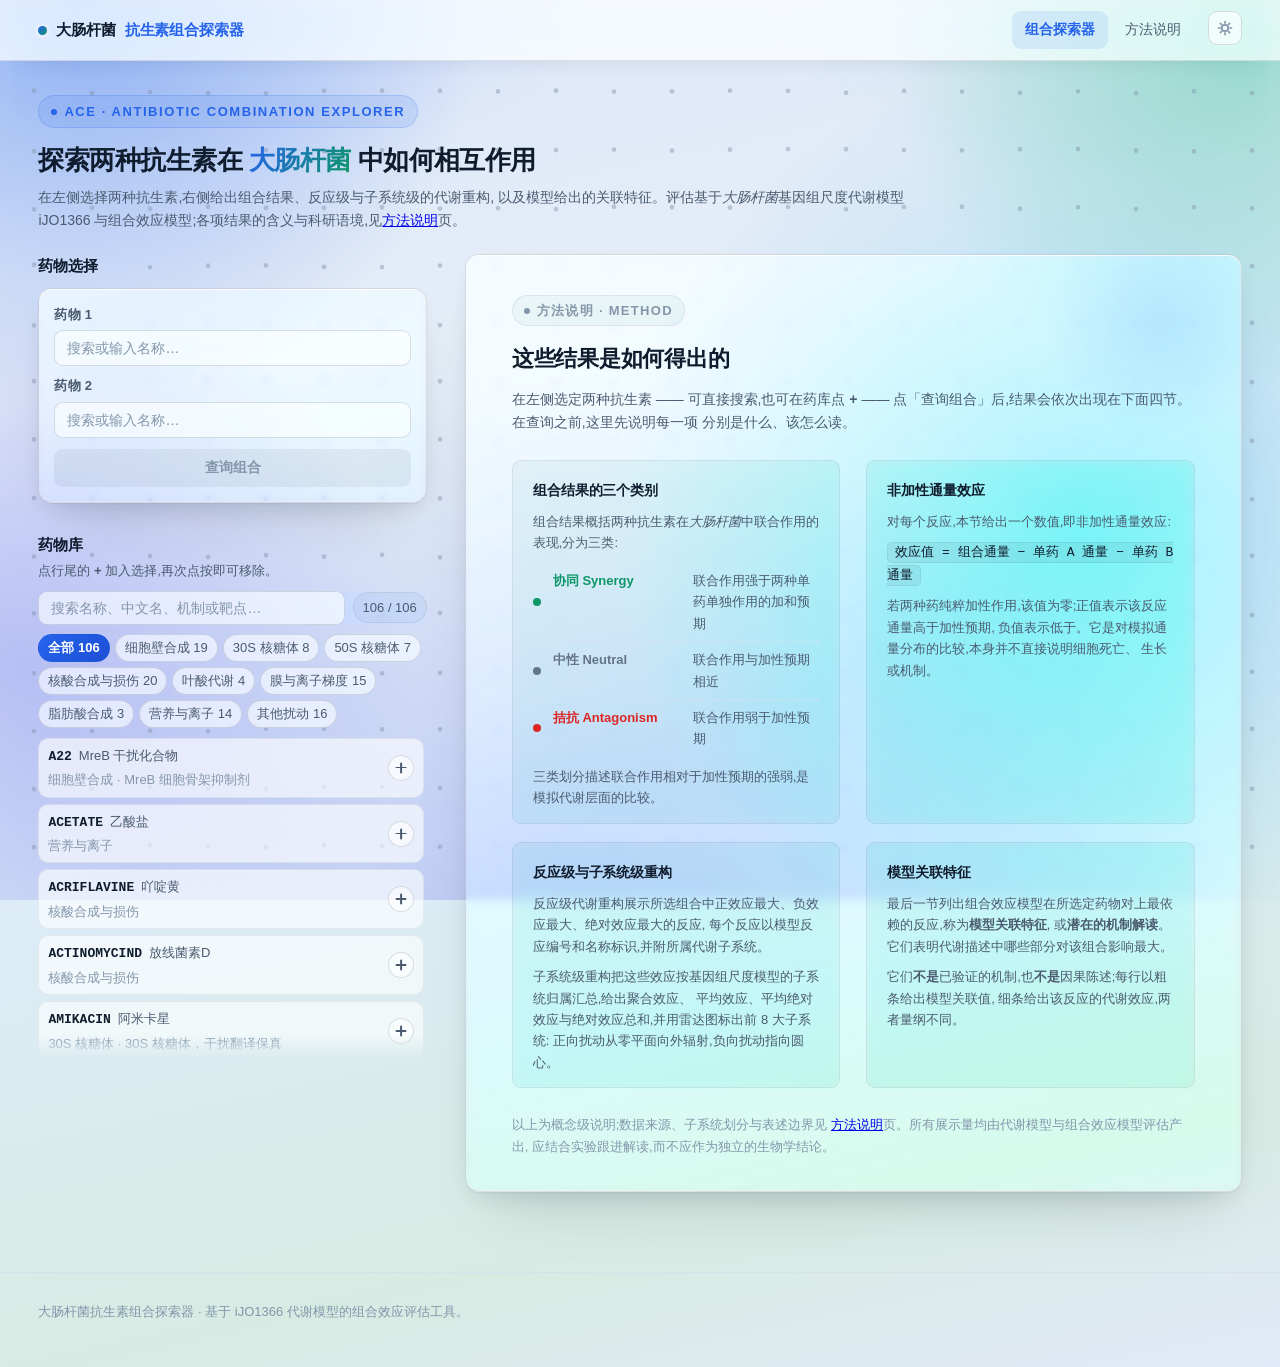
<file: index.html>
<!DOCTYPE html>
<html lang="zh-CN">
<head>
<meta charset="utf-8">
<meta name="viewport" content="width=device-width, initial-scale=1">
<title>组合探索器 — 大肠杆菌抗生素组合探索器</title>
<link rel="stylesheet" href="css/style.css?v=56">
<script src="js/theme.js?v=56"></script>
<script src="js/grid.js?v=56" defer></script>
<script src="js/collapse.js?v=56" defer></script>
</head>
<body>

<canvas id="bg-grid" aria-hidden="true"></canvas>

<div id="err-banner" style="display:none;position:fixed;left:0;right:0;bottom:0;z-index:999;
     background:#7f1d1d;color:#fff;font:13px/1.5 monospace;padding:10px 16px;white-space:pre-wrap"></div>
<script>
  /* surface runtime problems instead of letting them fail silently */
  window.__showErr = function (m) {
    var b = document.getElementById('err-banner');
    b.style.display = 'block';
    b.textContent = '运行错误: ' + m;
  };
  window.addEventListener('error', function (e) { window.__showErr(e.message); });
  window.addEventListener('unhandledrejection', function (e) {
    window.__showErr((e.reason && e.reason.message) || String(e.reason));
  });
</script>

<nav class="nav">
  <div class="nav-inner">
    <a class="brand" href="index.html">大肠杆菌 <span>抗生素组合探索器</span></a>
    <div class="nav-links">
      <a href="index.html" class="active">组合探索器</a>
      <a href="about.html">方法说明</a>
      <button id="theme-toggle" class="theme-toggle" type="button" aria-label="切换亮/暗主题" title="切换亮/暗主题">
        <svg class="icon-sun" viewBox="0 0 16 16" fill="none" stroke="currentColor" stroke-width="1.7" stroke-linecap="round" stroke-linejoin="round" aria-hidden="true" focusable="false"><circle cx="8" cy="8" r="3.2"/><path d="M8 1.5v1.6M8 12.9v1.6M1.5 8h1.6M12.9 8h1.6M3.4 3.4l1.1 1.1M11.5 11.5l1.1 1.1M12.6 3.4l-1.1 1.1M4.5 11.5l-1.1 1.1"/></svg>
        <svg class="icon-moon" viewBox="0 0 16 16" fill="none" stroke="currentColor" stroke-width="1.7" stroke-linecap="round" stroke-linejoin="round" aria-hidden="true" focusable="false"><path d="M13.5 9.5A5.8 5.8 0 0 1 6.5 2.5a5.8 5.8 0 1 0 7 7z"/></svg>
      </button>
    </div>
  </div>
</nav>

<main class="wrap">

  <!-- ============ boot ============ -->
  <div id="boot-status" class="state"><div class="spinner"></div>正在准备评估环境…</div>

  <div id="explorer" style="display:none">

    <header class="hero hero-compact">
      <span class="eyebrow">ACE · ANTIBIOTIC COMBINATION EXPLORER</span>
      <h1>探索两种抗生素在 <i>大肠杆菌</i> 中如何相互作用</h1>
      <p>在左侧选择两种抗生素,右侧给出组合结果、反应级与子系统级的代谢重构,
         以及模型给出的关联特征。评估基于<i>大肠杆菌</i>基因组尺度代谢模型 iJO1366
         与组合效应模型;各项结果的含义与科研语境,见<a href="about.html">方法说明</a>页。</p>
    </header>

    <div class="app-shell">

      <!-- ==================== 左栏:选药 + 药物库 ==================== -->
      <aside class="rail" id="rail">

        <!-- ---- 药物选择(不参与编号:编号从右栏「组合结果」开始) ---- -->
        <section class="section rail-block" id="select-section">
          <div class="section-head">
            <h2>药物选择</h2>
          </div>

          <div class="card picker-card">
            <div class="selector-grid">
              <div class="picker" id="picker-a">
                <label>药物 1</label>
                <input type="text" placeholder="搜索或输入名称…" autocomplete="off" spellcheck="false">
                <div class="dropdown"></div>
              </div>

              <div class="plus">+</div>

              <div class="picker" id="picker-b">
                <label>药物 2</label>
                <input type="text" placeholder="搜索或输入名称…" autocomplete="off" spellcheck="false">
                <div class="dropdown"></div>
              </div>
            </div>

            <div class="explore-row">
              <button class="btn btn-ghost" id="reset-btn" style="display:none">清除选择</button>
              <button class="btn" id="explore-btn" disabled>查询组合</button>
            </div>
            <div class="hint" id="pick-warn" style="display:none;color:var(--antagonism)"></div>
          </div>
        </section>

        <!-- ---- 药物库(原独立页签,现并入左栏) ---- -->
        <section class="section rail-block rail-lib" id="lib">
          <div class="section-head">
            <h2>药物库</h2>
            <p>点行尾的 <b>+</b> 加入选择,再次点按即可移除。</p>
          </div>

          <div class="lib-toolbar">
            <input type="text" id="lib-search" placeholder="搜索名称、中文名、机制或靶点…"
                   autocomplete="off" spellcheck="false">
            <span class="count-pill" id="lib-count"></span>
          </div>
          <div class="cat-bar" id="cat-bar"></div>
          <div class="drug-list" id="drug-grid"></div>
          <div class="empty-box" id="lib-empty" style="display:none">没有符合搜索条件的药物。</div>
        </section>

      </aside>

      <!-- ==================== 右栏:结果 ==================== -->
      <div class="results" id="results-col">

        <!-- 空态:未选药时右栏直接给出方法说明(与 about 页同口径) -->
        <div class="card result-empty" id="result-empty">
          <div class="re-badge">方法说明 · METHOD</div>
          <h3>这些结果是如何得出的</h3>
          <p class="re-lead">在左侧选定两种抗生素 —— 可直接搜索,也可在药库点 <b>+</b> ——
             点「查询组合」后,结果会依次出现在下面四节。在查询之前,这里先说明每一项
             分别是什么、该怎么读。</p>
          <div class="re-doc">
            <section class="re-doc-sec">
              <h4>组合结果的三个类别</h4>
              <p>组合结果概括两种抗生素在<i>大肠杆菌</i>中联合作用的表现,分为三类:</p>
              <ul class="class-list">
                <li class="r-Synergy"><b>协同 Synergy</b><span>联合作用强于两种单药单独作用的加和预期</span></li>
                <li class="r-Neutral"><b>中性 Neutral</b><span>联合作用与加性预期相近</span></li>
                <li class="r-Antagonism"><b>拮抗 Antagonism</b><span>联合作用弱于加性预期</span></li>
              </ul>
              <p>三类划分描述联合作用相对于加性预期的强弱,是模拟代谢层面的比较。</p>
            </section>
            <section class="re-doc-sec">
              <h4>非加性通量效应</h4>
              <p>对每个反应,本节给出一个数值,即非加性通量效应:</p>
              <p><code>效应值 = 组合通量 − 单药 A 通量 − 单药 B 通量</code></p>
              <p>若两种药纯粹加性作用,该值为零;正值表示该反应通量高于加性预期,
                 负值表示低于。它是对模拟通量分布的比较,本身并不直接说明细胞死亡、
                 生长或机制。</p>
            </section>
            <section class="re-doc-sec">
              <h4>反应级与子系统级重构</h4>
              <p>反应级代谢重构展示所选组合中正效应最大、负效应最大、绝对效应最大的反应,
                 每个反应以模型反应编号和名称标识,并附所属代谢子系统。</p>
              <p>子系统级重构把这些效应按基因组尺度模型的子系统归属汇总,给出聚合效应、
                 平均效应、平均绝对效应与绝对效应总和,并用雷达图标出前 8 大子系统:
                 正向扰动从零平面向外辐射,负向扰动指向圆心。</p>
            </section>
            <section class="re-doc-sec">
              <h4>模型关联特征</h4>
              <p>最后一节列出组合效应模型在所选定药物对上最依赖的反应,称为<b>模型关联特征</b>,
                 或<b>潜在的机制解读</b>。它们表明代谢描述中哪些部分对该组合影响最大。</p>
              <p>它们<b>不是</b>已验证的机制,也<b>不是</b>因果陈述;每行以粗条给出模型关联值,
                 细条给出该反应的代谢效应,两者量纲不同。</p>
            </section>
          </div>
          <p class="re-foot">以上为概念级说明;数据来源、子系统划分与表述边界见
             <a href="about.html">方法说明</a>页。所有展示量均由代谢模型与组合效应模型评估产出,
             应结合实验跟进解读,而不应作为独立的生物学结论。</p>
        </div>

        <!-- ---- 1. 组合结果 ---- -->
        <section class="section" id="result-section" style="display:none" data-collapse>
          <div class="section-head">
            <h2><span class="step-no">1</span>组合结果</h2>
          </div>
          <div class="card" id="result-card"></div>
        </section>

        <!-- ---- 2. 反应级代谢重构 ---- -->
        <section class="section" id="rewiring-section" style="display:none" data-collapse>
          <div class="section-head">
            <h2><span class="step-no">2</span>反应级代谢重构</h2>
            <p>每个反应的非加性通量效应:组合通量减去两种单药通量。</p>
          </div>
          <div class="card">
            <div style="padding:18px 20px">
              <div class="tabs" id="rx-tabs">
                <button class="tab active" data-mode="top_increased">增强最多</button>
                <button class="tab" data-mode="top_decreased">减弱最多</button>
                <button class="tab" data-mode="top_absolute">绝对变化最大</button>
              </div>
              <div class="chart" id="rx-body"></div>
              <div class="chart-legend">条形长度表示非加性通量效应的大小,<b class="eff pos">正向(增强)</b> / <b class="eff neg">负向(减弱)</b>;点击任意行查看反应详情。</div>
              <div class="detail" id="rx-detail"></div>
            </div>
          </div>
        </section>

        <!-- ---- 3. 子系统级代谢重构 ---- -->
        <section class="section" id="subsystem-section" style="display:none" data-collapse>
          <div class="section-head">
            <h2><span class="step-no">3</span>子系统级代谢重构</h2>
            <p>在 iJO1366 模型的 39 个子系统上汇总的非加性效应。</p>
          </div>
          <div class="card">
            <div class="subs-layout">
              <div class="radar-wrap">
                <div class="radar-title">扰动总览 · 前 8 大子系统</div>
                <svg id="subs-radar" class="radar" viewBox="0 42 480 384" role="img"
                     aria-label="子系统扰动雷达图:零平面为正八边形,正向扰动从零平面向外辐射,负向扰动从零平面指向圆心,不越过圆心"></svg>
                <div class="radar-legend">
                  <span class="lg-item"><span class="lg-dot pos"></span>正向扰动 · 向外辐射</span>
                  <span class="lg-item"><span class="lg-dot neg"></span>负向扰动 · 指向圆心</span>
                  <span class="lg-item"><svg class="lg-oct" viewBox="0 0 14 14" aria-hidden="true"><polygon points="7,1.4 11,3 12.6,7 11,11 7,12.6 3,11 1.4,7 3,3"/></svg>正八边形 = 零平面</span>
                  <span class="lg-note">点击任意轴查看该子系统详情。</span>
                </div>
              </div>
              <div class="subs-bars-wrap">
                <div style="padding:18px 12px">
                  <div class="bars" id="subs-bars"></div>
                </div>
                <div style="padding:0 20px 18px">
                  <button class="btn btn-ghost btn-sm" id="subs-more" style="display:none"></button>
                </div>
              </div>
            </div>
            <div style="padding:0 20px 18px"><div class="detail" id="subs-detail"></div></div>
          </div>
        </section>

        <!-- ---- 4. 模型关联特征 ---- -->
        <section class="section" id="shap-section" style="display:none" data-collapse>
          <div class="section-head">
            <h2><span class="step-no">4</span>模型关联特征</h2>
          </div>
          <div class="card">
            <div style="padding:18px 20px">
              <div class="shap-note" id="shap-note"></div>
              <div class="chart" id="shap-body"></div>
              <div class="chart-legend">
                <span class="lg-item"><span class="lg-bar thick"></span>粗条 = 模型关联值(SHAP)</span><span class="lg-item"><span class="lg-bar thin"></span>细条 = 该反应的代谢效应</span><span class="lg-note">两者量纲不同,各自按本图内的最大值缩放;点击任意行查看详情。</span>
              </div>
              <div class="detail" id="shap-detail"></div>
            </div>
          </div>
        </section>

      </div>
    </div>

  </div>
</main>

<div class="toast" id="lib-toast" role="status"></div>

<footer>
  <div class="wrap">
    大肠杆菌抗生素组合探索器 · 基于 iJO1366 代谢模型的组合效应评估工具。
  </div>
</footer>

<script src="js/data.js?v=56"></script>
<script src="js/app.js?v=56"></script>
</body>
</html>
</file>
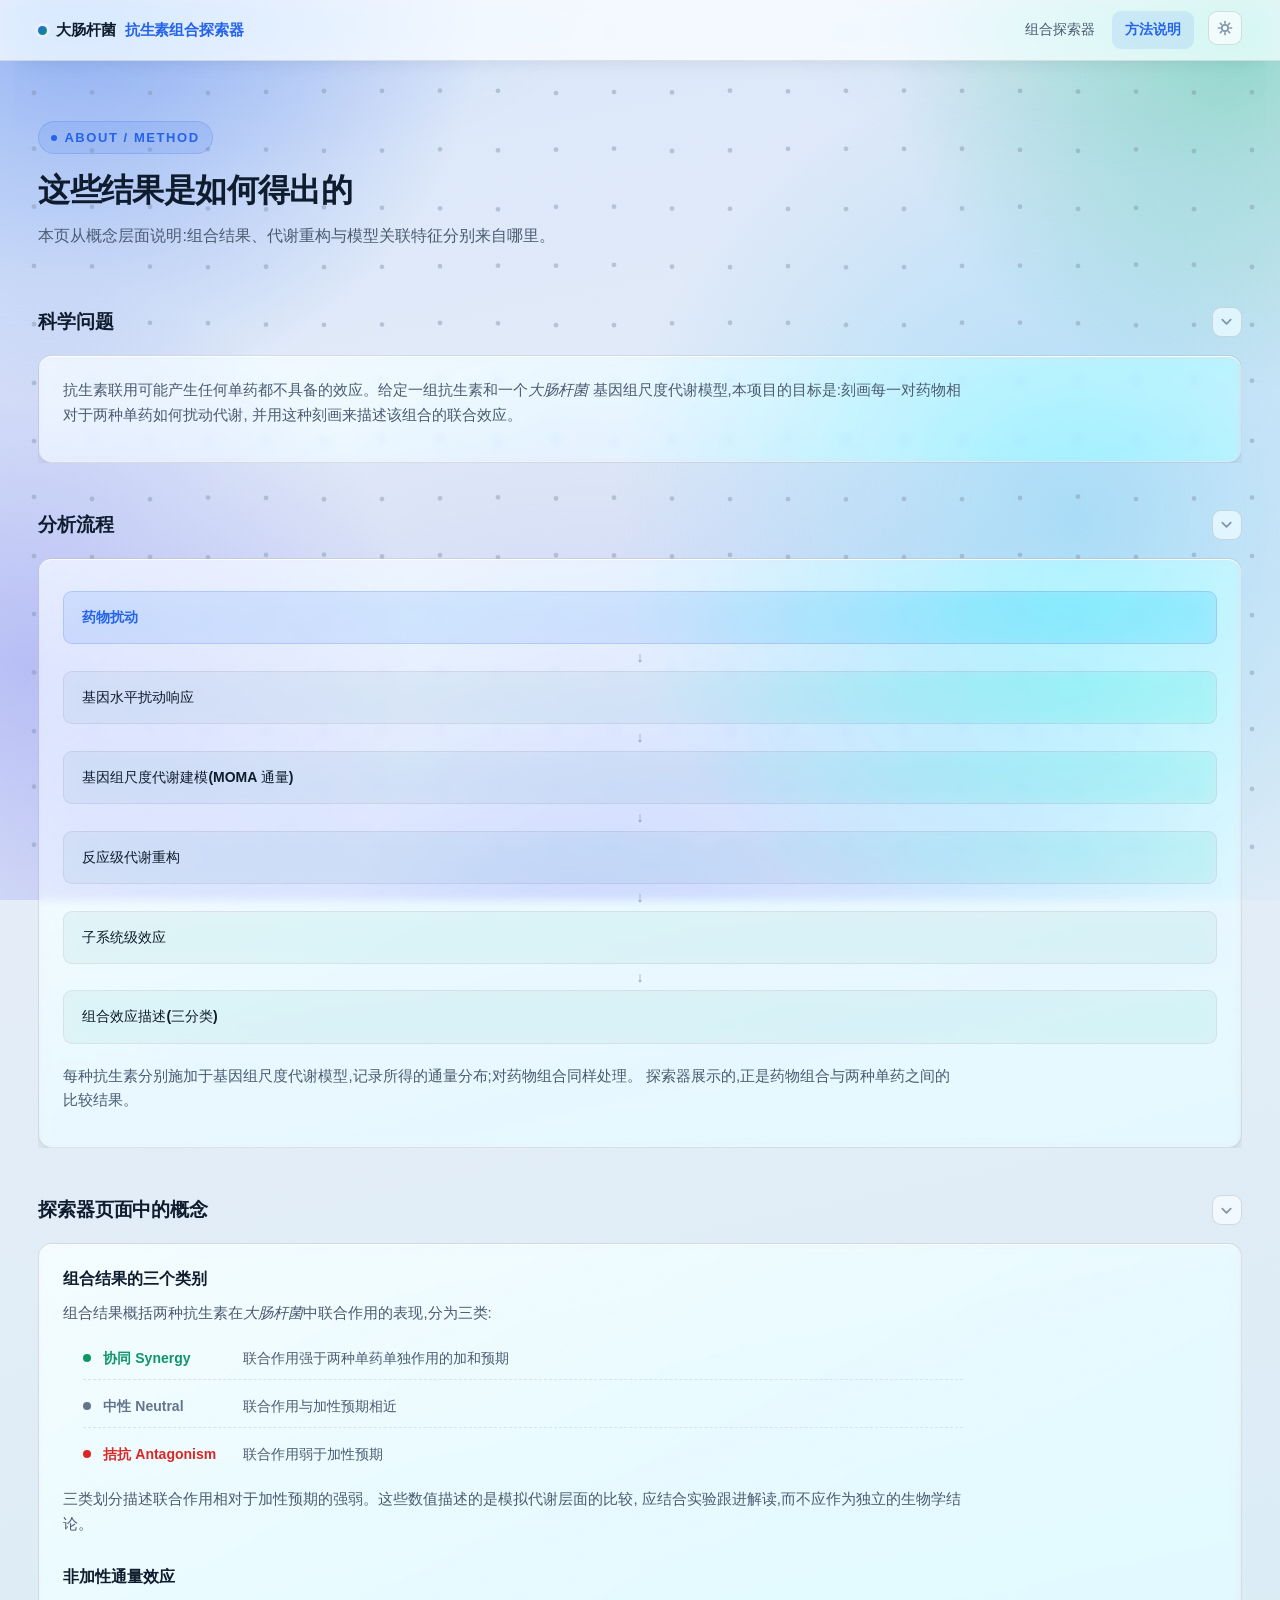
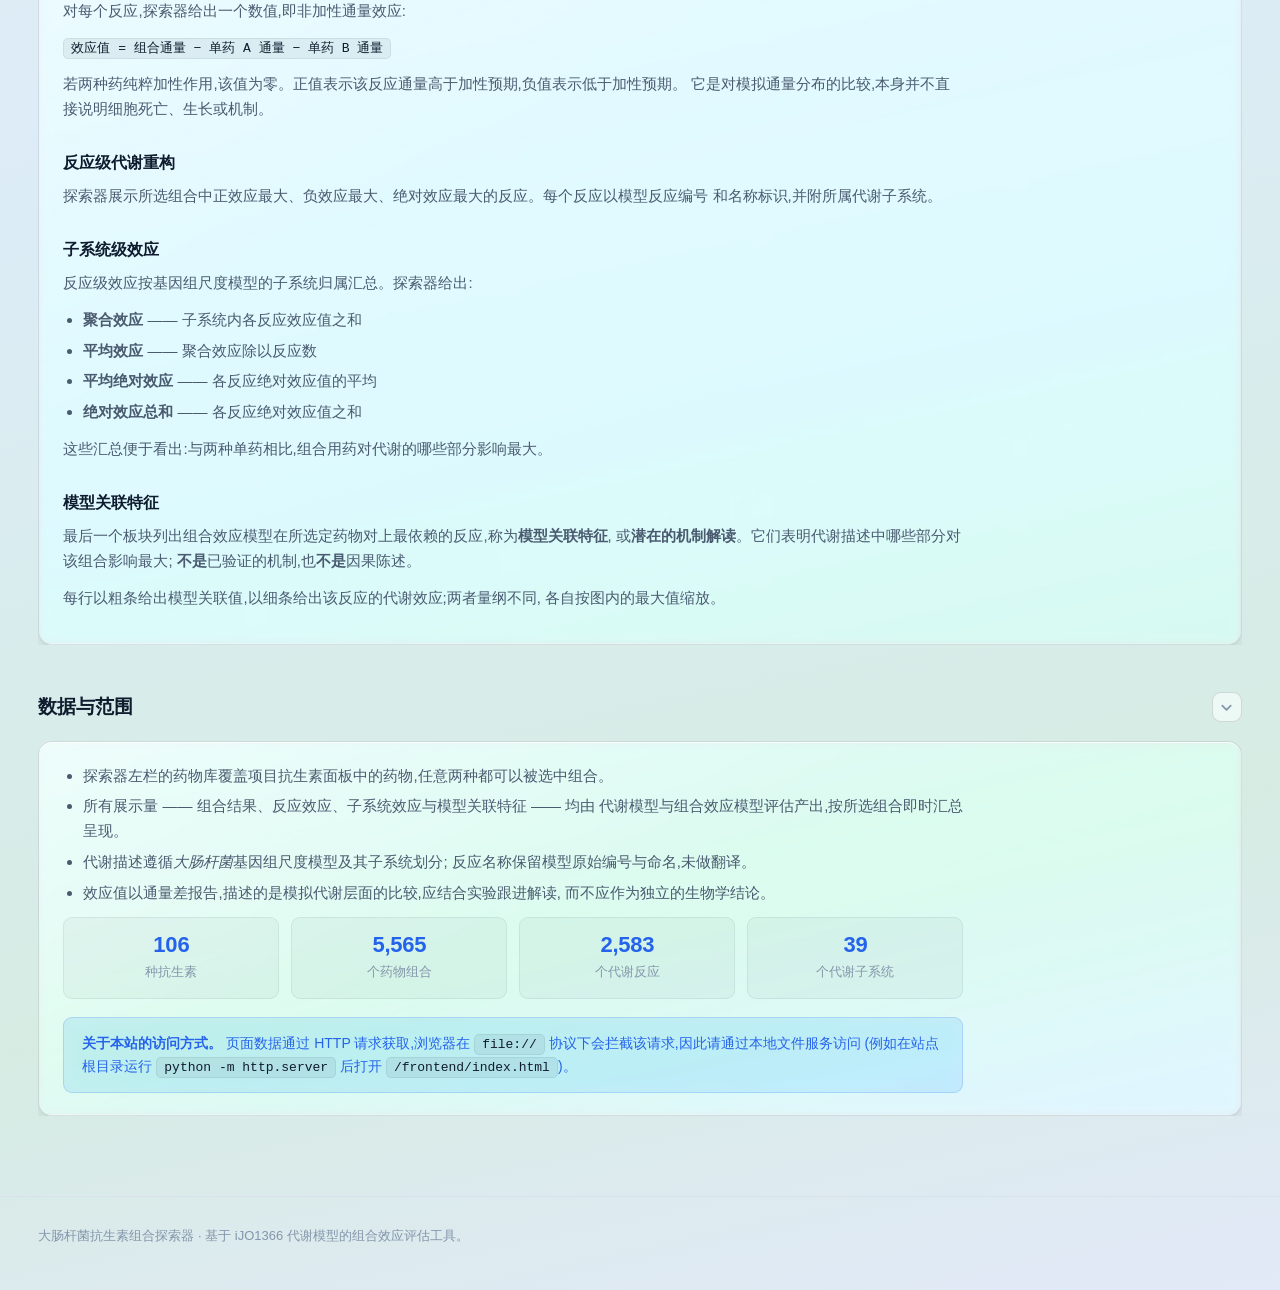
<file: about.html>
<!DOCTYPE html>
<html lang="zh-CN">
<head>
<meta charset="utf-8">
<meta name="viewport" content="width=device-width, initial-scale=1">
<title>方法说明 — 大肠杆菌抗生素组合探索器</title>
<link rel="stylesheet" href="css/style.css?v=56">
<script src="js/theme.js?v=56"></script>
<script src="js/grid.js?v=56" defer></script>
<script src="js/collapse.js?v=56" defer></script>
</head>
<body>

<canvas id="bg-grid" aria-hidden="true"></canvas>

<nav class="nav">
  <div class="nav-inner wrap-read">
    <a class="brand" href="index.html">大肠杆菌 <span>抗生素组合探索器</span></a>
    <div class="nav-links">
      <a href="index.html">组合探索器</a>
      <a href="about.html" class="active">方法说明</a>
      <button id="theme-toggle" class="theme-toggle" type="button" aria-label="切换亮/暗主题" title="切换亮/暗主题">
        <svg class="icon-sun" viewBox="0 0 16 16" fill="none" stroke="currentColor" stroke-width="1.7" stroke-linecap="round" stroke-linejoin="round" aria-hidden="true" focusable="false"><circle cx="8" cy="8" r="3.2"/><path d="M8 1.5v1.6M8 12.9v1.6M1.5 8h1.6M12.9 8h1.6M3.4 3.4l1.1 1.1M11.5 11.5l1.1 1.1M12.6 3.4l-1.1 1.1M4.5 11.5l-1.1 1.1"/></svg>
        <svg class="icon-moon" viewBox="0 0 16 16" fill="none" stroke="currentColor" stroke-width="1.7" stroke-linecap="round" stroke-linejoin="round" aria-hidden="true" focusable="false"><path d="M13.5 9.5A5.8 5.8 0 0 1 6.5 2.5a5.8 5.8 0 1 0 7 7z"/></svg>
      </button>
    </div>
  </div>
</nav>

<main class="wrap wrap-read">

  <header class="hero">
    <span class="eyebrow">ABOUT / METHOD</span>
    <h1>这些结果是如何得出的</h1>
    <p>本页从概念层面说明:组合结果、代谢重构与模型关联特征分别来自哪里。</p>
  </header>

  <section class="section" id="about-science" data-collapse>
    <div class="section-head"><h2>科学问题</h2></div>
    <div class="card" style="padding:22px 24px">
      <div class="prose">
        <p>抗生素联用可能产生任何单药都不具备的效应。给定一组抗生素和一个<i>大肠杆菌</i>
           基因组尺度代谢模型,本项目的目标是:刻画每一对药物相对于两种单药如何扰动代谢,
           并用这种刻画来描述该组合的联合效应。</p>
      </div>
    </div>
  </section>

  <section class="section" id="about-flow" data-collapse>
    <div class="section-head"><h2>分析流程</h2></div>
    <div class="card" style="padding:22px 24px">
      <div class="flow">
        <div class="flow-step">药物扰动</div>
        <div class="flow-arrow">↓</div>
        <div class="flow-step">基因水平扰动响应</div>
        <div class="flow-arrow">↓</div>
        <div class="flow-step">基因组尺度代谢建模(MOMA 通量)</div>
        <div class="flow-arrow">↓</div>
        <div class="flow-step">反应级代谢重构</div>
        <div class="flow-arrow">↓</div>
        <div class="flow-step">子系统级效应</div>
        <div class="flow-arrow">↓</div>
        <div class="flow-step">组合效应描述(三分类)</div>
      </div>
      <div class="prose" style="margin-top:20px">
        <p>每种抗生素分别施加于基因组尺度代谢模型,记录所得的通量分布;对药物组合同样处理。
           探索器展示的,正是药物组合与两种单药之间的比较结果。</p>
      </div>
    </div>
  </section>

  <section class="section" id="about-concepts" data-collapse>
    <div class="section-head"><h2>探索器页面中的概念</h2></div>
    <div class="card" style="padding:22px 24px">
      <div class="prose">

        <h3>组合结果的三个类别</h3>
        <p>组合结果概括两种抗生素在<i>大肠杆菌</i>中联合作用的表现,分为三类:</p>
        <ul class="class-list">
          <li class="r-Synergy"><b>协同 Synergy</b><span>联合作用强于两种单药单独作用的加和预期</span></li>
          <li class="r-Neutral"><b>中性 Neutral</b><span>联合作用与加性预期相近</span></li>
          <li class="r-Antagonism"><b>拮抗 Antagonism</b><span>联合作用弱于加性预期</span></li>
        </ul>
        <p>三类划分描述联合作用相对于加性预期的强弱。这些数值描述的是模拟代谢层面的比较,
           应结合实验跟进解读,而不应作为独立的生物学结论。</p>

        <h3>非加性通量效应</h3>
        <p>对每个反应,探索器给出一个数值,即非加性通量效应:</p>
        <p><code>效应值 = 组合通量 − 单药 A 通量 − 单药 B 通量</code></p>
        <p>若两种药纯粹加性作用,该值为零。正值表示该反应通量高于加性预期,负值表示低于加性预期。
           它是对模拟通量分布的比较,本身并不直接说明细胞死亡、生长或机制。</p>

        <h3>反应级代谢重构</h3>
        <p>探索器展示所选组合中正效应最大、负效应最大、绝对效应最大的反应。每个反应以模型反应编号
           和名称标识,并附所属代谢子系统。</p>

        <h3>子系统级效应</h3>
        <p>反应级效应按基因组尺度模型的子系统归属汇总。探索器给出:</p>
        <ul>
          <li><b>聚合效应</b> —— 子系统内各反应效应值之和</li>
          <li><b>平均效应</b> —— 聚合效应除以反应数</li>
          <li><b>平均绝对效应</b> —— 各反应绝对效应值的平均</li>
          <li><b>绝对效应总和</b> —— 各反应绝对效应值之和</li>
        </ul>
        <p>这些汇总便于看出:与两种单药相比,组合用药对代谢的哪些部分影响最大。</p>

        <h3>模型关联特征</h3>
        <p>最后一个板块列出组合效应模型在所选定药物对上最依赖的反应,称为<b>模型关联特征</b>,
           或<b>潜在的机制解读</b>。它们表明代谢描述中哪些部分对该组合影响最大;
           <b>不是</b>已验证的机制,也<b>不是</b>因果陈述。</p>
        <p>每行以粗条给出模型关联值,以细条给出该反应的代谢效应;两者量纲不同,
           各自按图内的最大值缩放。</p>

      </div>
    </div>
  </section>

  <section class="section" id="about-scope" data-collapse>
    <div class="section-head"><h2>数据与范围</h2></div>
    <div class="card" style="padding:22px 24px">
      <div class="prose">
        <ul>
          <li>探索器左栏的药物库覆盖项目抗生素面板中的药物,任意两种都可以被选中组合。</li>
          <li>所有展示量 —— 组合结果、反应效应、子系统效应与模型关联特征 —— 均由
              代谢模型与组合效应模型评估产出,按所选组合即时汇总呈现。</li>
          <li>代谢描述遵循<i>大肠杆菌</i>基因组尺度模型及其子系统划分;
              反应名称保留模型原始编号与命名,未做翻译。</li>
          <li>效应值以通量差报告,描述的是模拟代谢层面的比较,应结合实验跟进解读,
              而不应作为独立的生物学结论。</li>
        </ul>
        <div class="stat-strip">
          <div class="stat"><b>106</b><span>种抗生素</span></div>
          <div class="stat"><b>5,565</b><span>个药物组合</span></div>
          <div class="stat"><b>2,583</b><span>个代谢反应</span></div>
          <div class="stat"><b>39</b><span>个代谢子系统</span></div>
        </div>
        <div class="note" style="margin-top:18px">
          <b>关于本站的访问方式。</b> 页面数据通过 HTTP 请求获取,浏览器在 <code>file://</code>
          协议下会拦截该请求,因此请通过本地文件服务访问
          (例如在站点根目录运行 <code>python -m http.server</code> 后打开
          <code>/frontend/index.html</code>)。
        </div>
      </div>
    </div>
  </section>

</main>

<footer>
  <div class="wrap">
    大肠杆菌抗生素组合探索器 · 基于 iJO1366 代谢模型的组合效应评估工具。
  </div>
</footer>

<script src="js/data.js?v=56"></script>
<script>
// keep the nav badge / manifest info available if needed later, without adding UI clutter
document.addEventListener('DOMContentLoaded', () => {});
</script>
</body>
</html>
</file>
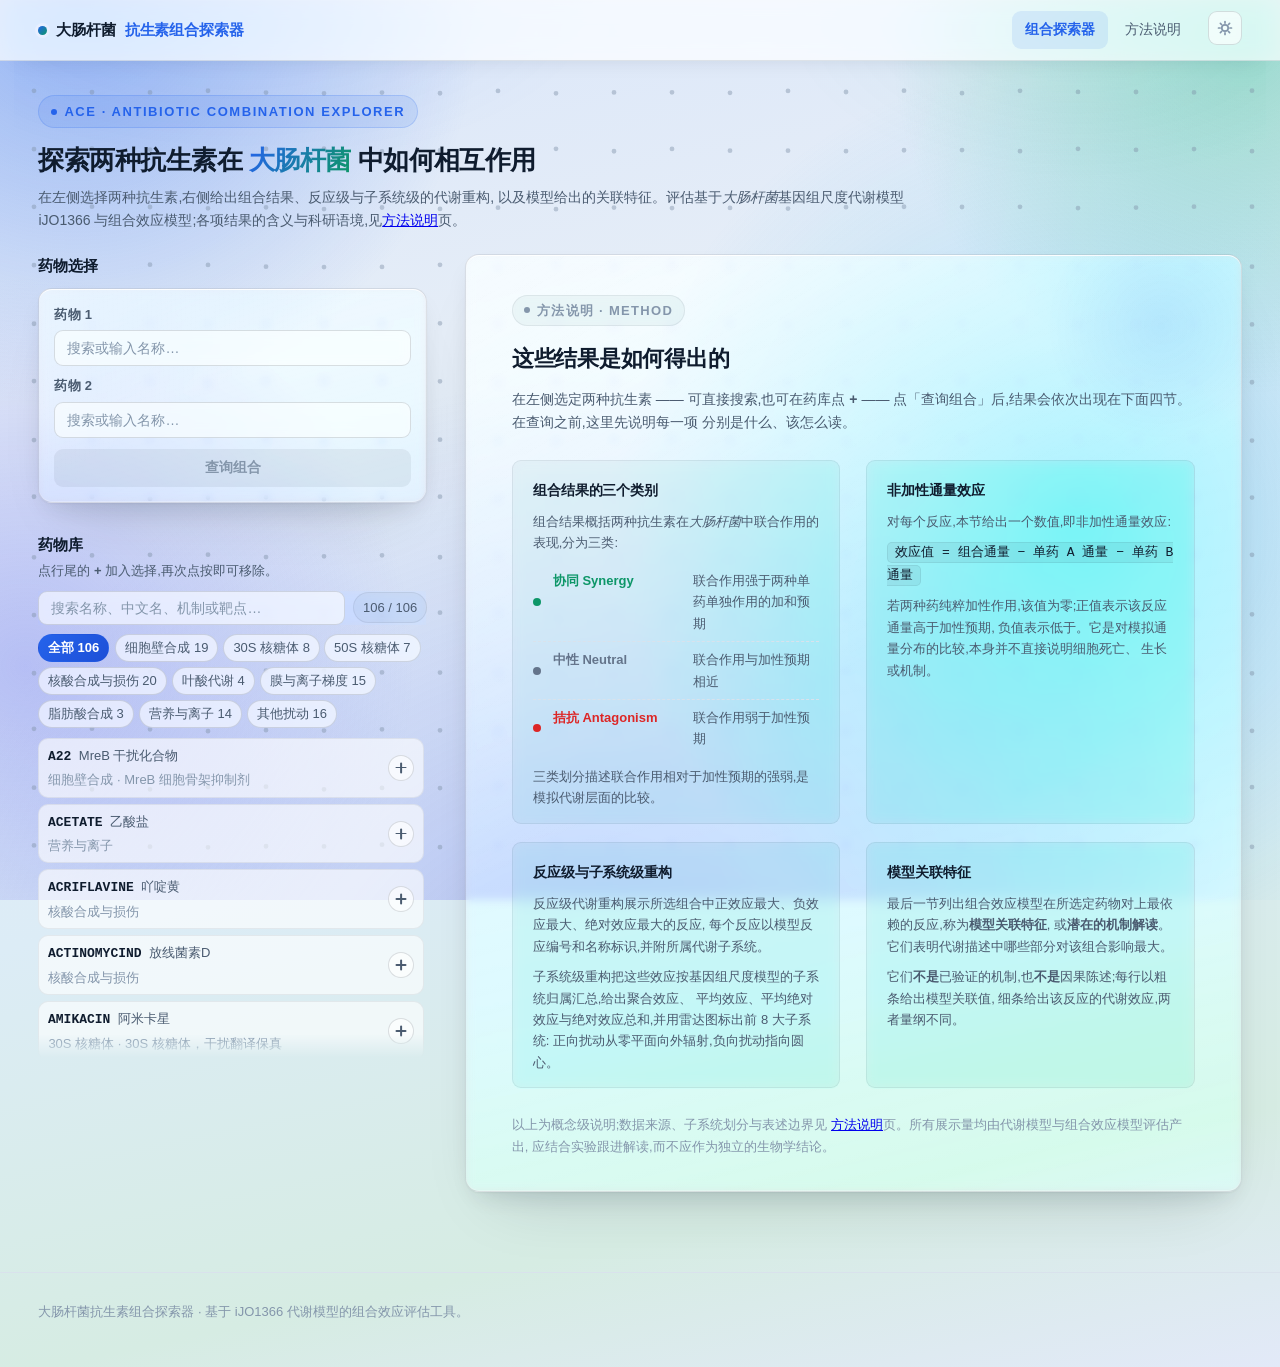
<file: drugs.html>
<!DOCTYPE html>
<html lang="zh-CN">
<head>
<meta charset="utf-8">
<meta name="viewport" content="width=device-width, initial-scale=1">
<meta http-equiv="refresh" content="0;url=index.html">
<title>药物库 — 大肠杆菌抗生素组合探索器</title>
<link rel="stylesheet" href="css/style.css?v=56">
<script>
  /* 药物库已并入探索器左栏。旧的 drugs.html 链接(可能带 ?a=&b=)
     原样转到探索器,不让分享出去的链接失效。 */
  location.replace('index.html' + location.search + location.hash);
</script>
</head>
<body>
<main class="wrap">
  <section class="section">
    <div class="card" style="padding:26px 24px;max-width:560px;margin:110px auto;text-align:center">
      <div class="section-head"><h2>药物库已并入组合探索器</h2></div>
      <p style="color:var(--text-2);font-size:14px;margin:0 0 16px">
        药物库现在是探索器左侧栏的一部分,选药与浏览同一处完成。
      </p>
      <a class="btn" href="index.html">前往组合探索器</a>
    </div>
  </section>
</main>
</body>
</html>
</file>
<file: css/style.css>
/* ============================================================
   大肠杆菌抗生素组合探索器 · 中文版
   Scientific + Modern + Clean + Interactive
   纯静态,零依赖(无 CDN、无图表库);支持浅色/深色双主题
   ============================================================ */

:root {
  --sans: -apple-system, BlinkMacSystemFont, "Segoe UI", "PingFang SC",
          "HarmonyOS Sans SC", "MiSans", "Hiragino Sans GB", "Microsoft YaHei",
          "Noto Sans CJK SC", sans-serif;
  --mono: ui-monospace, SFMono-Regular, "SF Mono", Menlo, Consolas, monospace;

  --bg:            #f4f7fb;
  --bg-glow-1:     rgba(37, 99, 235, .07);
  --bg-glow-2:     rgba(16, 185, 129, .06);
  --surface:       #ffffff;
  --surface-2:     #eef3f9;
  --surface-3:     #e6edf6;
  --border:        #d9e2ec;
  --border-strong: #c3d0e0;

  --text:          #0f1c2e;
  --text-2:        #4a5b70;
  --text-3:        #8496ab;

  --accent:        #2563eb;
  --accent-strong: #1d4fd7;
  --accent-soft:   #e8efff;
  --accent-ring:   rgba(37, 99, 235, .18);
  --on-accent:     #ffffff;

  --synergy:       #0d9668;
  --synergy-deep:  #065f46;
  --synergy-soft:  #dcf5e9;
  --neutral:       #64748b;
  --neutral-deep:  #334155;
  --neutral-soft:  #edf1f6;
  --antagonism:    #dc2626;
  --antagonism-deep:#991b1b;
  --antagonism-soft:#fdeaea;

  --inc:           #e11d48;
  --dec:           #2563eb;

  --radius:        14px;
  --radius-sm:     9px;
  --shadow:        0 1px 2px rgba(15, 28, 46, .05), 0 4px 14px rgba(15, 28, 46, .06);
  --shadow-lg:     0 4px 12px rgba(15, 28, 46, .08), 0 14px 40px rgba(15, 28, 46, .12);
  --nav-bg:        rgba(255, 255, 255, .72);
  --grid-line:     rgba(15, 28, 46, .045);
  --grid-dot-alpha: 0.45;   /* 39 轮:背景点阵静止点不透明度升为主题令牌 ——
                               浅色保持 37 轮定值 0.45,暗色两块同步给 0.34
                               (用户"暗色背景再暗一点,点也可以暗一点")。
                               grid.js 的 readColors 读此令牌覆写 CFG.dotAlpha */

  /* ---- 毛玻璃面板体系 ----
     面板 = 半透明渐变底 + 独立伪层的背景模糊 + 发丝边 + 内高光。
     模糊不能放在面板本体:backdrop-filter 会让元素成为 fixed 后代的
     包含块,下拉框(position:fixed + JS 视口坐标)会整体错位。 */
  --glass-tint-1:  rgba(255, 255, 255, .36);
  --glass-tint-2:  rgba(255, 255, 255, .14);
  --glass-sheen:   linear-gradient(150deg, rgba(255, 255, 255, .40), rgba(255, 255, 255, 0) 46%);
  --glass-border:  rgba(15, 28, 46, .10);
  --glass-edge:    inset 0 1px 0 rgba(255, 255, 255, .90), inset 0 -1px 0 rgba(255, 255, 255, .26);
  --glass-shadow:  0 1px 2px rgba(15, 28, 46, .05),
                   0 12px 28px -10px rgba(15, 28, 46, .14),
                   0 32px 64px -32px rgba(15, 28, 46, .18);
  --glass-shadow-hover: 0 2px 4px rgba(15, 28, 46, .06),
                   0 18px 40px -12px rgba(15, 28, 46, .18),
                   0 40px 76px -32px rgba(15, 28, 46, .22);
  --glass-blur:    saturate(190%) blur(4px) brightness(1.04);
  /* 控件/内嵌块的折射:比面板 blur 略大(6px),层次上是"面板柔、控件利" */
  --ctl-blur:      saturate(165%) blur(6px);
  --glass-inset:   rgba(15, 28, 46, .035);
  --glass-inset-border: rgba(15, 28, 46, .07);
  --field-bg:      rgba(255, 255, 255, .62);
  /* 浮层(下拉框/菜单)比面板更实:列表文字密集,底下透出页面文字会读不清 */
  --panel-solid-1: rgba(255, 255, 255, .88);
  --panel-solid-2: rgba(250, 253, 255, .76);
  --field-border:  rgba(15, 28, 46, .14);
  /* 玻璃面板内部的半透明层:悬停、轨道、小徽标都用它,避免不透明块突兀地贴上去 */
  --row-hover:     rgba(15, 28, 46, .045);
  --accent-wash:   rgba(37, 99, 235, .10);
  --track:         rgba(15, 28, 46, .06);
  /* 左栏药物列表的行:底色与输入框同款(--field-bg + --ctl-blur,第三十轮统一),
     hover / selected 在此基础上逐档加强 */
  --row-bg-hover:  linear-gradient(180deg, rgba(255, 255, 255, .78), rgba(255, 255, 255, .60));
  --row-bg-active: rgba(37, 99, 235, .13);

  /* 环境光:给毛玻璃提供可折射的底色(点在点阵画布之下) */
  --ambient-1:     rgba(37, 99, 235, .40);
  --ambient-2:     rgba(16, 185, 129, .34);
  --ambient-3:     rgba(99, 102, 241, .34);
  --ambient-4:     rgba(56, 189, 248, .34);
}

/* 38 轮:系统暗色块加 html:not([data-theme]) 门控 —— 一旦用户手动切换过
   (html 上出现 data-theme),系统偏好就不再参与,由下方 html[data-theme="dark"]
   接管;显式选"亮色"时本块同样不命中,浅色 :root 生效(选择压过系统)。 */
@media (prefers-color-scheme: dark) {
  html:not([data-theme]) {
    --bg:            #070d1a;
    --bg-glow-1:     rgba(59, 130, 246, .10);
    --bg-glow-2:     rgba(16, 185, 129, .07);
    --surface:       #111a2e;
    --surface-2:     #17233a;
    --surface-3:     #1d2b47;
    --border:        #24344f;
    --border-strong: #31455f;

    --text:          #e8eef8;
    --text-2:        #a7b6cc;
    --text-3:        #6d819d;

    --accent:        #5b9bff;
    --accent-strong: #7aadff;
    --accent-soft:   #16294a;
    --accent-ring:   rgba(91, 155, 255, .25);
    --on-accent:     #0b1220;

    --synergy:       #34d399;
    --synergy-deep:  #a7f3d0;
    --synergy-soft:  #0e2f26;
    --neutral:       #94a3b8;
    --neutral-deep:  #cbd5e1;
    --neutral-soft:  #1a2438;
    --antagonism:    #f87171;
    --antagonism-deep:#fecaca;
    --antagonism-soft:#3a1a1e;

    --inc:           #fb7185;
    --dec:           #60a5fa;

    --shadow:        0 1px 2px rgba(0, 0, 0, .25), 0 4px 14px rgba(0, 0, 0, .22);
    --shadow-lg:     0 4px 12px rgba(0, 0, 0, .3), 0 14px 40px rgba(0, 0, 0, .4);
    --nav-bg:        rgba(7, 13, 26, .76);
    --grid-line:     rgba(148, 163, 184, .07);
    --grid-dot-alpha: 0.34;

    --glass-tint-1:  rgba(24, 35, 58, .46);
    --glass-tint-2:  rgba(13, 21, 37, .26);
    --glass-sheen:   linear-gradient(150deg, rgba(255, 255, 255, .07), rgba(255, 255, 255, 0) 46%);
    --glass-border:  rgba(148, 163, 184, .18);
    --glass-blur:    saturate(160%) blur(5px) brightness(1.10);
    --ctl-blur:      saturate(150%) blur(7px) brightness(1.06);
    --glass-edge:    inset 0 1px 0 rgba(255, 255, 255, .07), inset 0 -1px 0 rgba(0, 0, 0, .25);
    --glass-shadow:  0 1px 2px rgba(0, 0, 0, .35),
                     0 14px 32px -10px rgba(0, 0, 0, .5),
                     0 36px 72px -34px rgba(0, 0, 0, .6);
    --glass-shadow-hover: 0 2px 6px rgba(0, 0, 0, .4),
                     0 20px 44px -12px rgba(0, 0, 0, .55),
                     0 44px 80px -34px rgba(0, 0, 0, .65);
    --glass-inset:   rgba(255, 255, 255, .045);
    --glass-inset-border: rgba(148, 163, 184, .12);
    --field-bg:      rgba(8, 14, 26, .50);
    --panel-solid-1: rgba(20, 31, 51, .92);
    --panel-solid-2: rgba(12, 21, 36, .86);
    --field-border:  rgba(148, 163, 184, .20);
    --row-hover:     rgba(148, 163, 184, .10);
    --accent-wash:   rgba(91, 155, 255, .16);
    --track:         rgba(148, 163, 184, .12);
    --row-bg-hover:  linear-gradient(180deg, rgba(50, 69, 102, .90), rgba(32, 48, 74, .80));
    --row-bg-active: rgba(91, 155, 255, .20);

    --ambient-1:     rgba(59, 130, 246, .22);
    --ambient-2:     rgba(16, 185, 129, .19);
    --ambient-3:     rgba(139, 92, 246, .22);
    --ambient-4:     rgba(56, 189, 248, .19);
  }
}

/* 手动切到暗色(38 轮):令牌与上方门控媒体查询块逐行相同 —— smoke 里有对等
   断言(系统暗无属性 vs data-theme="dark" 的令牌快照必须逐项一致),
   改一块必须同步改另一块。特异性:html[data-theme="dark"] = (0,1,1),
   高于浅色 :root 的 (0,1,0),且源码位置在后,双保险压过浅色令牌。 */
html[data-theme="dark"] {
  --bg:            #070d1a;
  --bg-glow-1:     rgba(59, 130, 246, .10);
  --bg-glow-2:     rgba(16, 185, 129, .07);
  --surface:       #111a2e;
  --surface-2:     #17233a;
  --surface-3:     #1d2b47;
  --border:        #24344f;
  --border-strong: #31455f;

  --text:          #e8eef8;
  --text-2:        #a7b6cc;
  --text-3:        #6d819d;

  --accent:        #5b9bff;
  --accent-strong: #7aadff;
  --accent-soft:   #16294a;
  --accent-ring:   rgba(91, 155, 255, .25);
  --on-accent:     #0b1220;

  --synergy:       #34d399;
  --synergy-deep:  #a7f3d0;
  --synergy-soft:   #0e2f26;
  --neutral:       #94a3b8;
  --neutral-deep:  #cbd5e1;
  --neutral-soft:  #1a2438;
  --antagonism:    #f87171;
  --antagonism-deep:#fecaca;
  --antagonism-soft:#3a1a1e;

  --inc:           #fb7185;
  --dec:           #60a5fa;

  --shadow:        0 1px 2px rgba(0, 0, 0, .25), 0 4px 14px rgba(0, 0, 0, .22);
  --shadow-lg:     0 4px 12px rgba(0, 0, 0, .3), 0 14px 40px rgba(0, 0, 0, .4);
  --nav-bg:        rgba(7, 13, 26, .76);
  --grid-line:     rgba(148, 163, 184, .07);
  --grid-dot-alpha: 0.34;

  --glass-tint-1:  rgba(24, 35, 58, .46);
  --glass-tint-2:  rgba(13, 21, 37, .26);
  --glass-sheen:   linear-gradient(150deg, rgba(255, 255, 255, .07), rgba(255, 255, 255, 0) 46%);
  --glass-border:  rgba(148, 163, 184, .18);
  --glass-blur:    saturate(160%) blur(5px) brightness(1.10);
  --ctl-blur:      saturate(150%) blur(7px) brightness(1.06);
  --glass-edge:    inset 0 1px 0 rgba(255, 255, 255, .07), inset 0 -1px 0 rgba(0, 0, 0, .25);
  --glass-shadow:  0 1px 2px rgba(0, 0, 0, .35),
                     0 14px 32px -10px rgba(0, 0, 0, .5),
                     0 36px 72px -34px rgba(0, 0, 0, .6);
  --glass-shadow-hover: 0 2px 6px rgba(0, 0, 0, .4),
                     0 20px 44px -12px rgba(0, 0, 0, .55),
                     0 44px 80px -34px rgba(0, 0, 0, .65);
  --glass-inset:   rgba(255, 255, 255, .045);
  --glass-inset-border: rgba(148, 163, 184, .12);
  --field-bg:      rgba(8, 14, 26, .50);
  --panel-solid-1: rgba(20, 31, 51, .92);
  --panel-solid-2: rgba(12, 21, 36, .86);
  --field-border:  rgba(148, 163, 184, .20);
  --row-hover:     rgba(148, 163, 184, .10);
  --accent-wash:   rgba(91, 155, 255, .16);
  --track:         rgba(148, 163, 184, .12);
  --row-bg-hover:  linear-gradient(180deg, rgba(50, 69, 102, .90), rgba(32, 48, 74, .80));
  --row-bg-active: rgba(91, 155, 255, .20);

  --ambient-1:     rgba(59, 130, 246, .22);
  --ambient-2:     rgba(16, 185, 129, .19);
  --ambient-3:     rgba(139, 92, 246, .22);
  --ambient-4:     rgba(56, 189, 248, .19);
}

* { box-sizing: border-box; }

html { scroll-behavior: smooth; }

/* 页面底色放到 html:#bg-grid(z-index:-1)才能衬在内容与底色之间。
   不能用纯色:纯色底上任何半透明面板都等于实心白纸。这里给一层覆盖整篇
   文档的极淡对角色温渐变,保证滚到任何区段、光斑之间也有色可透。 */
html {
  background:
    linear-gradient(168deg, #dae6fa 0%, #e5edf7 26%, #dcecf6 58%, #d6ece3 84%, #e2e9f8 100%);
  background-color: var(--bg);
}
/* 深色底同样需要色温变化,纯色会把面板压成死板的深灰块。
   必须写在浅色 html 规则之后:媒体查询不提升特异性,先出现会被后面的覆盖。
   38 轮:内层选择器同样加 :not([data-theme]) 门控,手动切换后让位给下方规则。
   39 轮:渐变整体再下调一档(#070e1c/#05090f/#060d18/#040e10),配合 --bg
   #0b1220 → #070d1a(用户"暗色背景再暗一点,再深邃一点")。 */
@media (prefers-color-scheme: dark) {
  html:not([data-theme]) {
    background:
      linear-gradient(168deg, #070e1c 0%, #05090f 30%, #060d18 66%, #040e10 100%);
    background-color: var(--bg);
  }
}
/* 手动暗色的 html 底色:与上方门控规则逐行相同(smoke 对等断言)。
   39 轮:渐变四档与媒体块同步下调(漏改这里 smoke 的 bgok 会立刻红)。 */
html[data-theme="dark"] {
  background:
    linear-gradient(168deg, #070e1c 0%, #05090f 30%, #060d18 66%, #040e10 100%);
  background-color: var(--bg);
}

body {
  margin: 0;
  color: var(--text);
  font-family: var(--sans);
  font-size: 15px;
  line-height: 1.65;
  -webkit-font-smoothing: antialiased;
  text-rendering: optimizeLegibility;
}

/* ================= 字号阶梯(第三十四轮) =================
   用户反馈"字号统一一些,有些文字太小了"。此前全文 90 处 font-size 散落
   20 个值(9/11/11.5/12/12.5/13/13.5/14/14.5/15/15.5 …),同级文字在不同
   板块相差 1-2px,观感不齐。现归并为四级(展示级标题不动):
     15 正文   body / 分区标题(rail h2)/ brand
     14 次正文 说明段 / 导航 / 主按钮 / 输入框 / 表格 / 下拉项
     13 辅助   副标题 / 提示 / 图例 / 脚注 / 药库行文字 / 等宽数值
     12 微标   大写徽章 / 筛选片 / 表头 / 等宽标识符 / 计数片
   展示级(16/18/19/22/26/32/38/52)是标题层级,不在此列。
   雷达标签不在此列:第三十三轮起按显示宽度反算,屏幕字号恒为 ~14px。
   smoke 断言:可见文字的计算字号 ∈ 该集合,且最小 ≥ 12px。 */

/* 环境光:几片固定的彩色光斑铺在点阵画布之下。
   光斑必须够大够浓才「透得过来」——玻璃要让人看见模糊后的色块,否则
   近白底 + 白色面板叠出来与实心无异。fixed 定位使滚动时色斑相对面板
   移动,面板边缘内外色差连续,毛玻璃的折射感才成立。 */
body::before {
  content: ""; position: fixed; inset: 0; z-index: -2;
  pointer-events: none;
  background:
    radial-gradient(circle 580px at 6% 0%, var(--ambient-1), transparent 70%),
    radial-gradient(circle 500px at 97% 5%, var(--ambient-2), transparent 70%),
    radial-gradient(circle 640px at 84% 58%, var(--ambient-4), transparent 72%),
    radial-gradient(circle 540px at 2% 74%, var(--ambient-3), transparent 72%),
    radial-gradient(circle 900px at 46% 118%, var(--ambient-3), transparent 76%);
}

::selection { background: var(--accent-ring); }

/* 内容区随视口放宽:1440 视口两侧约 43px,1920 视口两侧约 58px,2560 居中 2400px。
   原固定 1120px 在大屏上两侧各空 400px,双栏之后左栏只剩 348px,明显偏挤;
   此后连续三轮放宽(1680 → 1920 → 2400),每次都是"还能再宽一点"。 */
.wrap {
  max-width: 2400px; margin: 0 auto;
  padding: 0 clamp(28px, 3vw, 84px);
}

/* 方法说明是阅读页,不跟着工作台一起放宽:正文行宽 860px 已是舒适上限,
   卡片若满宽 1680,文字会挤在左侧、右侧空一大片。导航条同理收窄,
   与正文左缘对齐(特异性要压过 .nav-inner 的 max-width)。 */
.wrap-read { max-width: 1500px; }
.nav-inner.wrap-read { max-width: 1500px; }

/* ---------------- 双栏工作台 ----------------
   左 1/3 = 选药 + 药物库(原独立页签并入),右 2/3 = 结果。
   左栏 sticky 并占满视口高度,下半的药物库自己滚动 —— 右栏结果再长,
   选药与搜索也始终在手边。 */
.app-shell {
  display: grid;
  grid-template-columns: minmax(300px, 1fr) minmax(0, 2fr);
  gap: 38px;
  align-items: start;
}
.rail {
  position: sticky; top: 76px;
  display: flex; flex-direction: column;
  height: calc(100vh - 96px);
  min-height: 460px;
}
.results { min-width: 0; display: flex; flex-direction: column; }
/* 结果列的第一个板块与右栏顶齐平,不额外下压 */
.results > .section:first-of-type { margin-top: 2px; }


/* ---------------- 顶部导航 ---------------- */
.nav {
  position: sticky; top: 0; z-index: 50;
  background: var(--nav-bg);
  backdrop-filter: saturate(180%) blur(10px);
  -webkit-backdrop-filter: saturate(180%) blur(10px);
  border-bottom: 1px solid var(--glass-border);
  box-shadow: 0 8px 28px -22px rgba(15, 28, 46, .35);
}
.nav-inner {
  max-width: 2400px; margin: 0 auto; padding: 0 clamp(28px, 3vw, 84px);
  height: 60px; display: flex; align-items: center; gap: 32px;
}
.brand {
  font-weight: 700; font-size: 15px; letter-spacing: -.01em;
  color: var(--text); text-decoration: none; white-space: nowrap;
  display: inline-flex; align-items: center; gap: 9px;
}
.brand::before {
  content: ""; width: 9px; height: 9px; border-radius: 50%;
  background: linear-gradient(135deg, var(--accent), var(--synergy));
  box-shadow: 0 0 0 3px var(--accent-soft);
}
.brand span { color: var(--accent); }
.nav-links { display: flex; gap: 4px; margin-left: auto; }
.nav-links a {
  color: var(--text-2); text-decoration: none; font-size: 14px;
  padding: 7px 13px; border-radius: var(--radius-sm);
  transition: color .15s, background .15s;
}
.nav-links a:hover { background: var(--row-hover); color: var(--text); }
.nav-links a.active { background: var(--accent-wash); color: var(--accent); font-weight: 600; }

/* ---------------- 亮/暗主题开关(38 轮) ---------------- */
/* 放在 .nav-links 末尾即导航条最右。规格对齐 .collapse-btn:
   图标按钮、field 底、hover 变 accent、focus-visible 描边;
   同样显式继承字号/字体,压掉 Chrome 给 button 的 13.3333px UA 默认值。 */
.theme-toggle {
  margin-left: 10px; width: 34px; height: 34px;
  display: inline-flex; align-items: center; justify-content: center;
  border: 1px solid var(--field-border); border-radius: var(--radius-sm);
  background: var(--field-bg); color: var(--text-3); cursor: pointer;
  transition: color .15s, border-color .15s, background-color .15s;
  font-size: inherit; font-family: inherit;
}
.theme-toggle:hover { color: var(--accent); border-color: var(--accent); background: var(--accent-wash); }
.theme-toggle:focus-visible { outline: 2px solid var(--accent); outline-offset: 2px; }
.theme-toggle svg { width: 16px; height: 16px; }
/* 图标表示"当前主题":亮色显太阳,暗色显月亮。基础态(显太阳)写在无条件
   规则里,两条暗色来源分别覆盖 —— ① 系统暗且用户没选过(无 data-theme),
   只能靠媒体查询表达;② 用户手动切暗(html[data-theme="dark"]).
   两条的选择器都是 (0,3,1),稳压基础态的 (0,2,0)。 */
.theme-toggle .icon-moon { display: none; }
@media (prefers-color-scheme: dark) {
  html:not([data-theme]) .theme-toggle .icon-sun { display: none; }
  html:not([data-theme]) .theme-toggle .icon-moon { display: inline; }
}
html[data-theme="dark"] .theme-toggle .icon-sun { display: none; }
html[data-theme="dark"] .theme-toggle .icon-moon { display: inline; }

/* ---------------- 可交互点阵背景 ---------------- */
#bg-grid {
  position: fixed; inset: 0; z-index: -1;
  pointer-events: none; display: block;
}

/* ---------------- 首屏 ---------------- */
.hero { padding: 60px 0 10px; position: relative; }
.hero::before {
  content: ""; position: absolute; inset: -60px -24px 0; z-index: -1;
  background:
    radial-gradient(520px 240px at 18% 0%, var(--bg-glow-1), transparent 70%),
    radial-gradient(420px 220px at 85% 10%, var(--bg-glow-2), transparent 70%);
  -webkit-mask-image: linear-gradient(#000 70%, transparent);
  mask-image: linear-gradient(#000 70%, transparent);
  pointer-events: none;
}
.hero h1 {
  margin: 0 0 12px; font-size: 32px; line-height: 1.28;
  letter-spacing: -.02em; font-weight: 750;
}
.hero h1 i {
  font-style: normal;
  background: linear-gradient(120deg, var(--accent), var(--synergy));
  -webkit-background-clip: text; background-clip: text;
  -webkit-text-fill-color: transparent;
}
.hero p { margin: 0; color: var(--text-2); font-size: 16px; max-width: 720px; }
/* 双栏之后首屏只需交代上下文,不占半屏;
   底部留白 22px:副标题与工作台之间要有一口气,不然贴着左栏标题 */
.hero-compact { padding: 34px 0 22px; }
.hero-compact h1 { font-size: 26px; margin-bottom: 8px; }
.hero-compact p { font-size: 14px; max-width: 900px; }

.eyebrow {
  display: inline-flex; align-items: center; gap: 7px;
  font-size: 13px; font-weight: 600; letter-spacing: .12em;
  color: var(--accent); background: var(--accent-wash);
  padding: 5px 12px; border-radius: 999px; margin-bottom: 16px;
  border: 1px solid var(--accent-ring);
}
.eyebrow::before {
  content: ""; width: 6px; height: 6px; border-radius: 50%;
  background: var(--accent);
}

/* ---------------- 卡片与分区 ---------------- */
/* 毛玻璃面板:半透明渐变底 + 发丝边 + 内高光 + 分层投影。
   背景模糊放在 ::after 独立层上——若直接给 .card 加 backdrop-filter,
   它会成为 fixed 后代的包含块,下拉框(JS 视口坐标)会整体错位。 */
.card {
  position: relative;
  background:
    var(--glass-sheen),
    linear-gradient(165deg, var(--glass-tint-1), var(--glass-tint-2));
  border: 1px solid var(--glass-border);
  border-radius: var(--radius);
  box-shadow: var(--glass-shadow), var(--glass-edge);
  transition: box-shadow .2s, border-color .2s, transform .2s;
}
.card::after {
  content: "";
  position: absolute; inset: 0; z-index: -1;
  border-radius: inherit; pointer-events: none;
  backdrop-filter: var(--glass-blur);
  -webkit-backdrop-filter: var(--glass-blur);
}
/* ================= 玻璃一致性(第二十九轮) =================
   之前的不一致:大面板 .card 有真折射(.card::after blur),而输入框 / 筛选片 /
   页签 / 幽灵按钮 / 内嵌说明块只是半透明纯色 —— 同一页上两种"塑料感"。
   这里给「控件级」与「内嵌面板级」补上同一族 backdrop-filter(--ctl-blur),
   blur 比面板大 2px:面板更柔、控件更利,层次仍在。
   有意不加的一处(是设计决定,不是漏改):
   - 下拉浮层:列表文字密,要更实(--panel-solid-*)。
   (药库 106 行第三十轮前也在此列,用户明确要求"和别处一致"后已补上
   --ctl-blur,见 .drug-list .drug-card。)
   陷阱:backdrop-filter 会让元素成为 fixed 后代的包含块 —— 所以只加在
   没有 fixed 后代的元素上。picker 的 input 安全(下拉框是它的兄弟,不是后代)。 */
.picker input,
.lib-toolbar input,
.cat-chip,
.tabs .tab,
.btn-ghost,
.collapse-btn,
.count-pill,
.re-badge,
.re-doc-sec,
.shap-note,
.detail,
.empty-box,
.tag,
.flow-step,
.note,
.lib-toolbar {
  backdrop-filter: var(--ctl-blur);
  -webkit-backdrop-filter: var(--ctl-blur);
}

/* 不支持背景模糊的浏览器退回不透明面板,布局与层次不变 */
@supports not ((backdrop-filter: blur(1px)) or (-webkit-backdrop-filter: blur(1px))) {
  .card {
    background: var(--surface);
    box-shadow: var(--shadow);
  }
  .card::after { display: none; }
  .dropdown { background: var(--surface); }
  .picker input, .lib-toolbar input, .cat-chip, .tabs .tab, .btn-ghost,
  .collapse-btn, .count-pill, .re-badge, .re-doc-sec, .shap-note, .detail, .empty-box,
  .tag, .flow-step, .note, .lib-toolbar {
    backdrop-filter: none;
    -webkit-backdrop-filter: none;
  }
  /* 药卡行自带更高特异性的模糊规则,回退要同特异性才压得住 */
  .drug-list .drug-card {
    backdrop-filter: none;
    -webkit-backdrop-filter: none;
  }
}
/* 折叠/锚点跳转时留出 sticky 导航的高度,标题不会被压在导航下面 */
.section { margin: 46px 0; scroll-margin-top: 76px; }
.section-head { margin-bottom: 18px; position: relative; padding-right: 36px; }
.section-head h2 {
  margin: 0 0 5px; font-size: 19px; font-weight: 700; letter-spacing: -.01em;
  display: flex; align-items: center;
}
.section-head p { margin: 0; color: var(--text-2); font-size: 14px; }

/* ---------------- 左栏板块(紧凑版分区标题) ---------------- */
/* 第三十三轮:选药区与药物库之间的间隔 16 → 30px(用户反馈"大一些") */
.rail-block { margin: 0 0 30px; flex: none; }
.rail-block .section-head { margin-bottom: 9px; padding-right: 0; }
.rail-block .section-head h2 {
  font-size: 15px; font-weight: 680; margin: 0;
}
.rail-block .section-head p { font-size: 13px; margin-top: 3px; }
.rail-block .step-no {
  width: 21px; height: 21px; border-radius: 7px;
  font-size: 13px; margin-right: 8px;
}


/* ---------------- 折叠 ---------------- */
.collapse-btn {
  position: absolute; top: 1px; right: 0;
  width: 30px; height: 30px; display: inline-flex; align-items: center; justify-content: center;
  border: 1px solid var(--field-border); border-radius: 9px;
  background: var(--field-bg); color: var(--text-3); cursor: pointer;
  transition: color .18s, border-color .18s, background-color .18s, transform .18s;
  /* 表单控件在 Chrome 里有 UA 默认字号(Windows 上 13.3333px),会压过继承,
     按钮内只有 SVG 图标没有文字,但计算值会掉出字号阶梯 —— 显式继承 */
  font-size: inherit; font-family: inherit;
}
.collapse-btn:hover { color: var(--accent); border-color: var(--accent); background: var(--accent-wash); }
.collapse-btn:focus-visible { outline: 2px solid var(--accent); outline-offset: 2px; }
.collapse-btn svg { width: 15px; height: 15px; transition: transform .3s cubic-bezier(.3,.7,.3,1); }
.section.collapsed .collapse-btn svg { transform: rotate(180deg); }
.section.collapsed .section-head { margin-bottom: 0; }
.section-body {
  display: grid; grid-template-rows: 1fr;
  transition: grid-template-rows .35s cubic-bezier(.3,.7,.3,1);
}
.section-body > .body-inner { overflow: hidden; min-height: 0; }
.section.collapsed .section-body { grid-template-rows: 0fr; }
@media (prefers-reduced-motion: reduce) {
  .section-body { transition: none; }
  .collapse-btn svg { transition: none; }
}

/* ---------------- 子系统雷达图 ---------------- */
.subs-layout { display: flex; flex-direction: column; }
.radar-wrap {
  padding: 24px 8px 10px; display: flex; flex-direction: column; align-items: center; gap: 12px;
}
.radar-title { font-size: 14px; font-weight: 660; color: var(--text-2); }
/* 第三十一轮:用户要求"再大一倍"。显示尺寸改为随右栏宽度走、上限 1120px
   (= 原 560 的两倍)。只改显示尺寸 —— viewBox 480 的几何不变,
   smoke 里按 SVG 坐标断言,不受影响。
   27 轮时 600 就把条形图顶出视口,那时右栏才 ~1000px;现在右栏在 1920
   视口下实测 ~1126px,装得下两倍;窄视口 max-width:100% 自动收缩不溢卡。
   代价:大视口下雷达不再与条形图同屏(用户明确要求放大,接受)。 */
.radar { width: 100%; max-width: 1120px; height: auto; animation: pop .4s ease; }
.radar .ring { fill: none; stroke: var(--border); stroke-width: 1; }
.radar .axis { stroke: var(--border); stroke-width: 1; }
.radar .zeroplane { fill: var(--track); stroke: var(--text-3); stroke-width: 1.6; }
.radar .outline { fill: var(--accent); fill-opacity: .07; stroke: var(--accent); stroke-width: 1.4; stroke-dasharray: 4 3; }
.radar .spoke { stroke-width: 2.8; stroke-linecap: round; }
.radar .spoke.pos { stroke: var(--inc); }
.radar .spoke.neg { stroke: var(--dec); }
.radar .dot { stroke: var(--surface); stroke-width: 1.6; }
.radar .dot.pos { fill: var(--inc); }
.radar .dot.neg { fill: var(--dec); }
.radar .lbl { font-size: 13px; fill: var(--text-2); }
.radar .hit { cursor: pointer; }
.radar .hit:hover .lbl { fill: var(--accent); }
.radar-legend { display: flex; gap: 20px; flex-wrap: wrap; justify-content: center; font-size: 13px; color: var(--text-3); }
.radar-legend .lg-item { display: inline-flex; align-items: center; gap: 7px; }
.radar-legend .lg-dot { width: 10px; height: 10px; border-radius: 50%; }
.radar-legend .lg-dot.pos { background: var(--inc); }
.radar-legend .lg-dot.neg { background: var(--dec); }
.radar-legend .lg-oct { width: 16px; height: 16px; flex: none; }
.radar-legend .lg-oct polygon { fill: var(--track); stroke: var(--text-3); stroke-width: 1.3; }
.radar-legend .lg-note { color: var(--text-3); }
.step-no {
  display: inline-flex; align-items: center; justify-content: center;
  width: 24px; height: 24px; border-radius: 8px;
  background: linear-gradient(135deg, var(--accent), var(--accent-strong));
  color: var(--on-accent); font-size: 13px; font-weight: 700;
  margin-right: 10px; box-shadow: 0 2px 6px var(--accent-ring);
  font-variant-numeric: tabular-nums;
}

/* ---------------- 药物选择(左栏) ----------------
   窄栏里两槽纵向排:A 在上、B 在下,标签已经区分,不需要「+」占位。 */
.selector-grid {
  display: flex; flex-direction: column;
  gap: 9px; align-items: stretch; padding: 0;
}
.picker-card {
  padding: 15px; display: flex; flex-direction: column; gap: 11px;
}
.picker-card .picker label { font-size: 13px; margin-bottom: 5px; }
.picker-card .picker input { padding: 9px 12px; font-size: 14px; }
/* 第三十三轮:清除选择移到查询组合左边、同级并列(用户反馈);
   两钮同高度(stretch),查询组合吃满剩余宽度 */
.explore-row { display: flex; gap: 10px; align-items: stretch; }
#explore-btn { flex: 1 1 auto; width: auto; min-width: 0; padding: 10px 16px; font-size: 14px; }
#reset-btn { flex: none; }
.picker-card .hint { padding: 0; font-size: 13px; line-height: 1.55; }
.picker { position: relative; }
.picker label {
  display: block; font-size: 13px; font-weight: 600; color: var(--text-2);
  margin-bottom: 8px; letter-spacing: .02em;
}
.picker input {
  width: 100%; padding: 11px 14px; font-size: 14px; font-family: inherit;
  border: 1px solid var(--field-border); border-radius: var(--radius-sm);
  background: var(--field-bg); color: var(--text); outline: none;
  transition: border-color .15s, box-shadow .15s, background-color .15s;
}
.picker input::placeholder { color: var(--text-3); }
.picker input:focus {
  border-color: var(--accent); background: var(--glass-tint-1);
  box-shadow: 0 0 0 3px var(--accent-ring);
}
/* 两槽纵向排列后,「+」不再占位 */
.plus { display: none; }

/* position:fixed + JS 坐标(见 app.js 的 place()):绕开折叠板块
   .body-inner 的 overflow:hidden 裁剪,空间不足时自动向上翻转 */
.dropdown {
  position: fixed; top: 0; left: 0; z-index: 120;
  background: linear-gradient(165deg, var(--panel-solid-1), var(--panel-solid-2));
  border: 1px solid var(--glass-border);
  border-radius: var(--radius-sm);
  box-shadow: var(--glass-shadow-hover), var(--glass-edge);
  backdrop-filter: var(--glass-blur);
  -webkit-backdrop-filter: var(--glass-blur);
  max-height: 300px; overflow-y: auto; display: none;
  padding: 5px;
}
.dropdown.open { display: block; animation: pop .14s ease; }
@keyframes pop { from { opacity: 0; transform: translateY(-3px); } to { opacity: 1; transform: none; } }
.dropdown-item {
  padding: 9px 12px; cursor: pointer; font-size: 14px;
  display: flex; justify-content: space-between; gap: 12px; align-items: baseline;
  border-radius: 7px;
}
.dropdown-item:hover, .dropdown-item.hl { background: var(--accent-wash); }
.dropdown-item.selected { background: var(--accent-wash); }
.dropdown-item.selected span:first-child { font-weight: 680; color: var(--accent); }
.dropdown-empty { padding: 12px 14px; color: var(--text-3); font-size: 13px; }

.btn {
  padding: 11px 20px; font-size: 14px; font-weight: 600;
  border: none; border-radius: var(--radius-sm);
  background: linear-gradient(135deg, var(--accent), var(--accent-strong));
  color: var(--on-accent); cursor: pointer; font-family: inherit;
  transition: transform .15s, box-shadow .15s, filter .15s;
  white-space: nowrap;
}
.btn:hover:not(:disabled) {
  transform: translateY(-1px);
  box-shadow: 0 4px 14px var(--accent-ring);
  filter: brightness(1.05);
}
.btn:active:not(:disabled) { transform: translateY(0); }
.btn:disabled { background: var(--track); color: var(--text-3); cursor: not-allowed; }
.btn-ghost {
  background: transparent; color: var(--accent); border: 1px solid var(--border-strong);
}
.btn-ghost:hover:not(:disabled) { background: var(--accent-wash); box-shadow: none; filter: none; }
.btn-sm { padding: 7px 13px; font-size: 13px; }

.hint { padding: 0 24px 20px; font-size: 13px; color: var(--text-3); }
.hint .btn { margin-left: 10px; }

/* ---------------- 结果区空态 ----------------
   未选药时右栏不是空白,而是一张说明卡:它占了首屏 2/3,
   空白会让整个版面看着像加载失败。 */
/* 空态 = 方法说明(第二十九轮改):未查询时右栏不是四行目录,
   而是一篇与 about 页同口径的概念说明;查询后整卡让位给结果。 */
.result-empty {
  position: relative; overflow: hidden;
  padding: 40px 46px 34px;
}
.result-empty::before {
  content: ""; position: absolute; right: -80px; top: -90px;
  width: 320px; height: 320px; border-radius: 50%; pointer-events: none;
  background: radial-gradient(closest-side, var(--accent-wash), transparent 72%);
}
.result-empty > * { position: relative; z-index: 1; }
.re-badge {
  display: inline-flex; align-items: center; gap: 7px;
  font-size: 13px; font-weight: 650; letter-spacing: .1em;
  color: var(--text-3); background: var(--glass-inset);
  border: 1px solid var(--glass-inset-border);
  padding: 4px 11px; border-radius: 999px;
}
.re-badge::before {
  content: ""; width: 6px; height: 6px; border-radius: 50%; background: var(--text-3);
}
.result-empty h3 {
  margin: 15px 0 10px; font-size: 22px; font-weight: 720; letter-spacing: -.01em;
}
.re-lead {
  margin: 0 0 26px; font-size: 14px; color: var(--text-2); max-width: 780px;
}
/* 四节说明两两并排:右栏足够宽,单列会拖得很长 */
.re-doc {
  display: grid; grid-template-columns: repeat(2, minmax(0, 1fr));
  gap: 18px 26px;
}
.re-doc-sec {
  padding: 18px 20px 14px;
  background: var(--glass-inset);
  border: 1px solid var(--glass-inset-border);
  border-radius: var(--radius-sm);
}
.re-doc-sec h4 {
  margin: 0 0 9px; font-size: 14px; font-weight: 700; letter-spacing: -.005em;
}
.re-doc-sec p { margin: 0 0 9px; font-size: 13px; color: var(--text-2); }
.re-doc-sec p:last-child { margin-bottom: 0; }
.re-doc-sec .class-list { margin: 4px 0 9px; }
.re-doc-sec .class-list li { font-size: 13px; padding: 7px 0; }
.re-doc-sec .class-list span { font-size: 13px; }
.re-doc-sec code {
  font-family: var(--mono); font-size: 13px; background: var(--track);
  padding: 2px 7px; border-radius: 5px; color: var(--text);
  border: 1px solid var(--glass-inset-border);
}
.result-empty .re-foot {
  margin: 26px 0 0; font-size: 13px; color: var(--text-3); max-width: 860px;
}

/* 组合结果(最高视觉层级) */
/* 注意:内层 .result-card 不能带 margin-top —— 它会让整块(含顶部灯管线与光晕)
   比 .card 的上边框低 22px,灯就"飘"在卡片里面,用户反馈过"氛围灯偏离上边框"。
   与上方标题的间距由 .section-head 的 margin-bottom 提供。 */
.result-card {
  padding: 46px 32px 42px; text-align: center;
  border-radius: var(--radius); position: relative; overflow: hidden;
}
/* 顶部氛围灯:必须从上边框起、横跨整卡。
   原来 420×190 居中、中心还在 at 50% -10%,在 1060px 宽的卡上只有三分之一宽、
   且亮心落在边框之外,看起来像悬在卡里的一盏小射灯 —— 用户反馈"偏离上边框"。
   改成 120% 宽、中心贴 at 50% 0,亮度从边框向下衰减,与边框连成一条顶光。 */
.result-card::before {
  content: ""; position: absolute; inset: 0; z-index: 0;
  /* 两层:linear 从边框内侧 0 起步、全宽均匀(灯带本体),
     radial 在中央补一点聚光(灯芯)。单用 radial 只有中间一小团亮、两侧边框是暗的,
     看着就是"灯没对准上边框"。 */
  background:
    linear-gradient(180deg, var(--result-glow, transparent) 0%, transparent 44%),
    radial-gradient(90% 170px at 50% 0%, var(--result-glow, transparent), transparent 72%);
  pointer-events: none;
}
.result-card.glow-Synergy     { --result-glow: rgba(13, 150, 104, .20); --result-glow-line: rgba(13, 150, 104, .55); }
.result-card.glow-Neutral     { --result-glow: rgba(100, 116, 139, .18); --result-glow-line: rgba(100, 116, 139, .45); }
.result-card.glow-Antagonism  { --result-glow: rgba(220, 38, 38, .19); --result-glow-line: rgba(220, 38, 38, .55); }
/* 灯管本体:沿上边框内侧一条 2px 细光,两端 9% 渐隐,被圆角自然裁住 ——
   让"灯"有实体、明确贴在上边框上,而不是漂浮的一团晕。 */
.result-card::after {
  content: ""; position: absolute; left: 0; right: 0; top: 0; height: 2px; z-index: 0;
  background: linear-gradient(90deg, transparent 0,
              var(--result-glow-line, transparent) 9%,
              var(--result-glow-line, transparent) 91%, transparent 100%);
  pointer-events: none;
}
/* #result-card 就是 .card 本体:把它的 150° 斜向白纱换成正上方的弱纱,
   否则左上角一片死白会盖住氛围灯,顶部看着像"一道斜白 + 一团绿光"两层。
   与标题的间距放在这一层(而不是内层 .result-card),灯才不会被一起推下去。 */
#result-card {
  margin-top: 22px;
  --glass-sheen: linear-gradient(180deg, rgba(255, 255, 255, .12), rgba(255, 255, 255, 0) 30%);
}
.result-card > * { position: relative; z-index: 1; }
.result-label {
  font-size: 13px; font-weight: 650; letter-spacing: .16em;
  color: var(--text-3); margin-bottom: 16px;
}
.result-value {
  font-size: 52px; font-weight: 800; letter-spacing: .02em; line-height: 1.1;
  margin: 0 0 12px; font-variant-numeric: tabular-nums;
  text-shadow: 0 1px 0 var(--surface);
}
.result-pair {
  font-size: 16px; color: var(--text-2); font-weight: 500;
  display: inline-flex; align-items: center; gap: 12px; flex-wrap: wrap;
  justify-content: center;
}
.result-pair strong { color: var(--text); font-weight: 650; }
.result-pair .x { color: var(--text-3); font-weight: 300; font-size: 18px; }

.r-Synergy    { color: var(--synergy); }
.r-Neutral    { color: var(--neutral); }
.r-Antagonism { color: var(--antagonism); }
.bg-Synergy    { background: var(--synergy-soft); }
.bg-Neutral    { background: var(--neutral-soft); }
.bg-Antagonism { background: var(--antagonism-soft); }

.result-chip {
  display: inline-flex; align-items: center; gap: 7px;
  margin-top: 20px; padding: 7px 18px; border-radius: 999px;
  font-size: 13px; font-weight: 650; letter-spacing: .02em;
  border: 1px solid currentColor;
}
.result-chip::before {
  content: ""; width: 7px; height: 7px; border-radius: 50%;
  background: currentColor;
}

/* ---------------- 表格 / 页签 ---------------- */
.tabs { display: flex; gap: 6px; margin-bottom: 14px; flex-wrap: wrap; }
.tab {
  padding: 7px 15px; font-size: 14px; border-radius: 999px;
  border: 1px solid var(--field-border); background: var(--field-bg);
  color: var(--text-2); cursor: pointer; font-family: inherit;
  transition: color .15s, background .15s, border-color .15s;
}
.tab:hover { background: var(--row-hover); color: var(--text); }
.tab.active {
  background: linear-gradient(135deg, var(--accent), var(--accent-strong));
  color: var(--on-accent); border-color: transparent; font-weight: 600;
}

.rx-table { width: 100%; border-collapse: collapse; font-size: 14px; }
.rx-table th {
  text-align: left; font-size: 13px; font-weight: 650; letter-spacing: .08em;
  text-transform: uppercase; color: var(--text-3); padding: 10px 14px;
  border-bottom: 1px solid var(--border-strong); white-space: nowrap;
}
.rx-table td { padding: 11px 14px; border-bottom: 1px solid var(--track); vertical-align: top; }
.rx-table tr:last-child td { border-bottom: none; }
.rx-table tbody tr { cursor: pointer; transition: background .12s; }
.rx-table tbody tr:hover { background: var(--row-hover); }
.rx-name { font-weight: 550; }
.rx-id { font-family: var(--mono); font-size: 13px; color: var(--text-3); }
.rx-sub { font-size: 13px; color: var(--text-2); }
.eff { font-family: var(--mono); font-size: 13px; font-weight: 650; text-align: right; white-space: nowrap; font-variant-numeric: tabular-nums; }
.eff.pos { color: var(--inc); }
.eff.neg { color: var(--dec); }
.eff-pair { display: flex; flex-direction: column; align-items: flex-end; gap: 1px; }
.eff-sub {
  font-family: var(--mono); font-size: 13px; color: var(--text-3);
  font-variant-numeric: tabular-nums; white-space: nowrap;
}
.eff-sub.pos { color: var(--inc); opacity: .75; }
.eff-sub.neg { color: var(--dec); opacity: .75; }

/* ---------------- 条形图 ---------------- */
.bars { padding: 8px 4px; display: flex; flex-direction: column; gap: 3px; }
.bar-row {
  /* symmetric name/value columns so the track (and its 50% zero line)
     lands exactly on the row centre instead of drifting right */
  display: grid; grid-template-columns: 160px 1fr 160px;
  gap: 12px; align-items: center; padding: 6px 10px;
  border-radius: var(--radius-sm); cursor: pointer; transition: background .12s;
}
.bar-row:hover { background: var(--row-hover); }
.bar-name {
  font-size: 13px; color: var(--text-2); text-align: right;
  overflow: hidden; text-overflow: ellipsis; white-space: nowrap;
}
.bar-row:hover .bar-name { color: var(--text); }
.bar-track { position: relative; height: 18px; background: var(--track); border-radius: 5px; }
.bar-mid { position: absolute; left: 50%; top: 2px; bottom: 2px; width: 1px; background: var(--border-strong); }
.bar-fill { position: absolute; top: 2px; bottom: 2px; border-radius: 4px; transition: width .35s cubic-bezier(.2,.7,.3,1), left .35s cubic-bezier(.2,.7,.3,1); }
.bar-fill.pos { background-color: var(--inc); background-image: linear-gradient(180deg, rgba(255,255,255,.22), rgba(255,255,255,0)); }
.bar-fill.neg { background-color: var(--dec); background-image: linear-gradient(180deg, rgba(255,255,255,.22), rgba(255,255,255,0)); }
/* 细条(代谢效应)必须真的比粗条(关联值)细,否则两项看起来像重复的双条 */
.bar-track.thin { height: 9px; }
.bar-track.thin .bar-mid { top: 1px; bottom: 1px; }
.bar-track.thin .bar-fill { top: 1.5px; bottom: 1.5px; border-radius: 3px; opacity: .78; }
.bar-val { font-family: var(--mono); font-size: 13px; text-align: left; color: var(--text-2); font-variant-numeric: tabular-nums; }

/* ---------------- SHAP ---------------- */
.shap-note {
  padding: 13px 17px; background: var(--glass-inset);
  border-left: 3px solid var(--accent);
  border-radius: 0 var(--radius-sm) var(--radius-sm) 0;
  font-size: 13px; color: var(--text-2); margin-bottom: 16px;
}

/* ---------------- 详情面板 ---------------- */
.detail {
  margin-top: 14px; padding: 18px 20px; background: var(--glass-inset);
  border: 1px solid var(--glass-inset-border);
  border-radius: var(--radius-sm); font-size: 14px; display: none;
}
.detail.open { display: block; animation: pop .18s ease; }
.kv { display: grid; grid-template-columns: 180px 1fr; gap: 7px 16px; margin: 0; }
.kv dt { color: var(--text-3); font-size: 13px; }
.kv dd { margin: 0; font-family: var(--mono); font-size: 13px; font-variant-numeric: tabular-nums; }
.kv dd.plain { font-family: inherit; }

/* ---------------- 状态 ---------------- */
.state { padding: 54px 24px; text-align: center; color: var(--text-3); }
.spinner {
  width: 28px; height: 28px; margin: 0 auto 14px;
  border: 2.5px solid var(--border-strong); border-top-color: var(--accent);
  border-radius: 50%; animation: spin .8s linear infinite;
}
@keyframes spin { to { transform: rotate(360deg); } }
.empty-box {
  padding: 34px 24px; text-align: center; color: var(--text-3); font-size: 14px;
  border: 1px dashed var(--glass-inset-border); border-radius: var(--radius); background: var(--glass-inset);
}
.fade { animation: fade .35s ease; }
@keyframes fade { from { opacity: 0; transform: translateY(8px); } to { opacity: 1; transform: none; } }

/* ---------------- 评估过程(现场计算感) ---------------- */
.calc { padding: 30px 8px 22px; max-width: 460px; margin: 0 auto; }
.calc-head {
  display: flex; align-items: center; gap: 9px;
  font-size: 14px; color: var(--text-2); margin-bottom: 18px;
}
.calc-head b { color: var(--text); font-weight: 660; }
.calc-dot {
  width: 8px; height: 8px; border-radius: 50%; background: var(--accent);
  animation: calcPulse 1.15s ease-in-out infinite; flex: none;
}
@keyframes calcPulse {
  0%, 100% { opacity: .3; transform: scale(.78); }
  50%      { opacity: 1; transform: scale(1.18); }
}
.calc-steps { display: flex; flex-direction: column; gap: 10px; margin-bottom: 20px; }
.calc-step {
  display: flex; align-items: center; gap: 11px;
  font-size: 13px; color: var(--text-3);
  transition: color .25s ease, opacity .25s ease; opacity: .72;
}
.calc-step .calc-mark {
  width: 16px; height: 16px; border-radius: 50%; flex: none;
  border: 1.5px solid var(--border-strong); position: relative;
  transition: border-color .2s, background-color .2s;
}
.calc-step.active { color: var(--text); opacity: 1; font-weight: 580; }
.calc-step.active .calc-mark { border-color: var(--accent); }
.calc-step.active .calc-mark::after {
  content: ''; position: absolute; top: 50%; left: 50%;
  width: 5px; height: 5px; border-radius: 50%; background: var(--accent);
  transform: translate(-50%, -50%); animation: calcPulse 1s ease-in-out infinite;
}
.calc-step.done { color: var(--text-2); opacity: 1; }
.calc-step.done .calc-mark { background: var(--accent); border-color: var(--accent); }
.calc-step.done .calc-mark::after {
  content: '✓'; position: absolute; inset: 0;
  display: flex; align-items: center; justify-content: center;
  color: var(--on-accent); font-size: 10px; font-weight: 800; line-height: 1;
}
.calc-bar { height: 4px; border-radius: 3px; background: var(--track); overflow: hidden; }
.calc-bar-fill {
  height: 100%; width: 0; border-radius: 3px; background: var(--accent);
  transition: width .18s ease-out;
}

/* 图表行逐条入场(配合 app.js growBars 的宽度生长) */
.chart-row, .bar-row { animation: rowIn .34s ease both; animation-delay: calc(var(--i, 0) * 45ms); }
@keyframes rowIn { from { opacity: 0; transform: translateY(7px); } to { opacity: 1; transform: none; } }

@media (prefers-reduced-motion: reduce) {
  .chart-row, .bar-row { animation: none; }
  .bar-fill, .calc-bar-fill { transition: none; }
  .calc-dot, .calc-step.active .calc-mark::after { animation: none; }
}

/* ---------------- 药物库(已并入左栏) ---------------- */
.rail-lib {
  display: flex; flex-direction: column;
  flex: 1 1 auto; min-height: 0; margin-bottom: 0;
}
.lib-toolbar { display: flex; gap: 8px; align-items: center; margin-bottom: 9px; flex-wrap: nowrap; }
.lib-toolbar input {
  flex: 1; min-width: 0; padding: 8px 12px; font-size: 14px; font-family: inherit;
  border: 1px solid var(--field-border); border-radius: 9px;
  background: var(--field-bg); color: var(--text); outline: none;
  transition: border-color .15s, box-shadow .15s;
}
.lib-toolbar input::placeholder { color: var(--text-3); }
.lib-toolbar input:focus { border-color: var(--accent); box-shadow: 0 0 0 3px var(--accent-ring); }
.count-pill {
  font-size: 13px; color: var(--text-2); background: var(--glass-inset);
  padding: 4px 9px; border-radius: 999px; white-space: nowrap;
  border: 1px solid var(--glass-inset-border); font-variant-numeric: tabular-nums;
}

/* 106 行的长列表自己滚动:搜索框与分类条固定在栏顶,不随列表滚走 */
.drug-list {
  flex: 1 1 auto; min-height: 0; overflow-y: auto; overscroll-behavior: contain;
  display: flex; flex-direction: column; gap: 6px; padding-right: 3px;
  scrollbar-width: thin;
  /* 列表比视口长时,底部 24px 淡出,提示「下面还有」——
     首屏只露三行时不至于看着像只有三行 */
  -webkit-mask-image: linear-gradient(180deg, #000 calc(100% - 24px), transparent);
  mask-image: linear-gradient(180deg, #000 calc(100% - 24px), transparent);
}
.drug-list::-webkit-scrollbar { width: 8px; }
.drug-list::-webkit-scrollbar-track { background: transparent; }
.drug-list::-webkit-scrollbar-thumb { background: var(--track); border-radius: 4px; }
.drug-list::-webkit-scrollbar-thumb:hover { background: var(--border-strong); }

/* 行式药卡:与上方搜索框同款材料(--field-bg + --ctl-blur)。
   第三十轮前这里刻意用更实的 --row-bg 不加模糊(怕 106 个 backdrop-filter
   拖垮滚动),用户反馈"和别处不一致" —— 一致性是明确要求,性能代价接受;
   hover / selected 仍逐档加强。 */
.drug-list .drug-card {
  padding: 6px 9px;
  display: grid; grid-template-columns: minmax(0, 1fr) auto;
  gap: 9px; align-items: center;
  background: var(--field-bg);
  border: 1px solid var(--glass-inset-border);
  border-radius: 10px; box-shadow: none;
  backdrop-filter: var(--ctl-blur);
  -webkit-backdrop-filter: var(--ctl-blur);
  transition: background .14s, border-color .14s, box-shadow .14s;
}
.drug-list .drug-card::after { display: none; }
.drug-list .drug-card:hover {
  background: var(--row-bg-hover); border-color: var(--field-border);
  box-shadow: none; transform: none;
}
.drug-list .drug-card.selected {
  background: var(--row-bg-active); border-color: var(--accent);
  box-shadow: 0 0 0 1px var(--accent-ring);
}
.dc-line { display: flex; align-items: baseline; gap: 7px; min-width: 0; }
.dc-id {
  flex: 0 1 auto; min-width: 0;
  font-family: var(--mono); font-size: 13px; font-weight: 600; color: var(--text);
  white-space: nowrap; overflow: hidden; text-overflow: ellipsis;
}
.dc-cn {
  flex: 1 1 auto; min-width: 0; font-size: 13px; color: var(--text-2);
  white-space: nowrap; overflow: hidden; text-overflow: ellipsis;
}
.dc-sub {
  margin-top: 2px; font-size: 13px; color: var(--text-3);
  white-space: nowrap; overflow: hidden; text-overflow: ellipsis;
}
.dc-side { display: flex; align-items: center; gap: 6px; }
.drug-list .add-btn { width: 26px; height: 26px; }
.drug-list .add-btn::before { width: 11px; }
.drug-list .add-btn::after { height: 11px; }

.tag {
  display: inline-block; font-size: 13px; padding: 2.5px 9px; border-radius: 999px;
  background: var(--glass-inset); color: var(--text-2);
  margin-right: 5px; margin-top: 4px; border: 1px solid var(--glass-inset-border);
}

/* ---------------- 药物库:双槽选择条 ---------------- */
.pair-card {
  display: flex; align-items: center; gap: 14px; flex-wrap: wrap; padding: 16px 20px;
}
.pair-slot {
  display: flex; flex-direction: column; gap: 2px; min-width: 150px;
  padding: 9px 15px; border-radius: var(--radius-sm);
  border: 1px dashed var(--glass-inset-border); background: var(--glass-inset);
  transition: border-color .15s, background .15s;
}
.pair-slot.filled {
  border-style: solid; border-color: var(--accent); background: var(--accent-wash);
}
.pair-label {
  font-size: 13px; font-weight: 650; letter-spacing: .1em;
  text-transform: uppercase; color: var(--text-3);
}
.pair-value { font-family: var(--mono); font-size: 14px; color: var(--text-2); }
.pair-slot.filled .pair-value { color: var(--accent); font-weight: 650; }
.pair-plus { color: var(--text-3); font-size: 18px; font-weight: 300; }
.pair-go { margin-left: auto; }
.pair-go.pending { background: var(--track); color: var(--text-3); cursor: default; }
.pair-go.pending:hover { background: var(--track); transform: none; box-shadow: none; filter: none; }
.pair-go:not(.pending) { animation: pairPulse .9s ease 2; }
@keyframes pairPulse { 50% { box-shadow: 0 0 0 6px var(--accent-ring); } }

/* ---------------- 图表行(替代表格的直观条形图) ---------------- */
.chart { display: flex; flex-direction: column; gap: 4px; }
.chart-row {
  display: grid; grid-template-columns: minmax(200px, 300px) 1fr 92px;
  gap: 14px; align-items: center; padding: 9px 12px;
  border-radius: var(--radius-sm); cursor: pointer;
  transition: background .12s;
}
.chart-row:hover { background: var(--row-hover); }
.chart-label { min-width: 0; }
.chart-label .rx-name {
  font-weight: 550; font-size: 14px;
  overflow: hidden; text-overflow: ellipsis; white-space: nowrap;
}
.chart-label .rx-id {
  font-family: var(--mono); font-size: 13px; color: var(--text-3);
  overflow: hidden; text-overflow: ellipsis; white-space: nowrap;
}
.chart-label .rx-name .rank {
  display: inline-flex; align-items: center; justify-content: center;
  width: 18px; height: 18px; border-radius: 6px;
  background: var(--track); color: var(--text-2);
  font-size: 13px; font-weight: 650; margin-right: 8px;
  vertical-align: 1px;
}
.chart-bars { display: flex; flex-direction: column; gap: 4px; }
.chart-legend {
  font-size: 13px; color: var(--text-3); padding: 12px 12px 2px;
}
.chart-legend b { font-weight: 650; }
.chart-legend .lg-item {
  display: inline-flex; align-items: center; gap: 7px;
  margin-right: 20px; color: var(--text-2); font-weight: 560;
}
.chart-legend .lg-bar {
  display: inline-block; width: 26px; border-radius: 4px; background: var(--neutral);
}
.chart-legend .lg-bar.thick { height: 14px; }
.chart-legend .lg-bar.thin { height: 7px; border-radius: 3px; }
.chart-legend .lg-note { color: var(--text-3); }

/* ---------------- 药物库:分类筛选栏(窄栏紧凑版) ---------------- */
.cat-bar {
  display: flex; gap: 5px; flex-wrap: wrap; margin-bottom: 10px;
}
.cat-chip {
  padding: 4px 9px; font-size: 13px; font-family: inherit;
  border: 1px solid var(--field-border); border-radius: 999px;
  background: var(--field-bg); color: var(--text-2); cursor: pointer;
  transition: color .15s, background .15s, border-color .15s;
  font-variant-numeric: tabular-nums;
}
.cat-chip:hover { background: var(--row-hover); color: var(--text); }
.cat-chip.active {
  background: linear-gradient(135deg, var(--accent), var(--accent-strong));
  border-color: transparent; color: var(--on-accent); font-weight: 600;
}

/* ---------------- 药物库:单个 + 按钮 ---------------- */
.card-actions { display: flex; justify-content: flex-end; margin-top: 14px; }
.add-btn {
  position: relative; width: 34px; height: 34px; border-radius: 50%; flex: none;
  border: 1px solid var(--field-border); background: var(--field-bg);
  color: var(--text-2); cursor: pointer; padding: 0;
  transition: transform .15s, border-color .15s, color .15s, background .15s;
  /* 同上:压过 Chrome 给 button 的 UA 默认字号(13.3333px) */
  font-family: inherit; font-size: inherit;
}
/* 加号用伪元素绘制,避免字体度量导致的视觉偏心 */
.add-btn::before, .add-btn::after {
  content: ""; position: absolute; left: 50%; top: 50%;
  background: currentColor; border-radius: 1px;
  transform: translate(-50%, -50%);
}
.add-btn::before { width: 13px; height: 1.8px; }
.add-btn::after { width: 1.8px; height: 13px; }
.add-btn:hover {
  border-color: var(--accent); color: var(--accent);
  background: var(--accent-wash); transform: scale(1.1);
}
.add-btn.active {
  background: linear-gradient(135deg, var(--accent), var(--accent-strong));
  border-color: transparent; color: var(--on-accent);
}
/* 选中态:藏起竖条,加号变减号(第三十轮,用户要求"选中后加号变减号") */
.add-btn.active::after { display: none; }
.toast {
  position: fixed; left: 50%; bottom: 30px; transform: translateX(-50%);
  background: var(--text); color: var(--bg);
  font-size: 13px; font-weight: 550; padding: 9px 20px; border-radius: 999px;
  box-shadow: var(--shadow-lg); opacity: 0; pointer-events: none;
  transition: opacity .25s; z-index: 300;
}
.toast.show { opacity: .96; }

.slot-badge {
  position: absolute; top: 12px; right: 12px;
  display: inline-flex; align-items: center; gap: 5px;
  font-size: 13px; font-weight: 650; letter-spacing: .05em;
  color: var(--on-accent);
  background: linear-gradient(135deg, var(--accent), var(--accent-strong));
  padding: 3px 10px; border-radius: 999px;
  box-shadow: 0 2px 6px var(--accent-ring);
}
.drug-card { position: relative; }
.drug-card.selected { border-color: var(--accent); box-shadow: 0 0 0 1px var(--accent), var(--glass-shadow); }

/* ---------------- 方法页 ---------------- */
.flow { display: flex; flex-direction: column; gap: 0; margin: 10px 0; }
.flow-step {
  padding: 14px 18px; background: var(--glass-inset);
  border: 1px solid var(--glass-inset-border); border-radius: var(--radius-sm);
  font-size: 14px; font-weight: 550; position: relative;
}
.flow-step:first-child { background: var(--accent-wash); border-color: var(--accent-ring); color: var(--accent); font-weight: 650; }
.flow-arrow { text-align: center; color: var(--text-3); font-size: 14px; line-height: 1.2; padding: 5px 0; }
.prose { max-width: 900px; }
.prose h3 { font-size: 16px; margin: 28px 0 8px; font-weight: 700; }
.prose p { color: var(--text-2); margin: 0 0 12px; }
.prose ul { color: var(--text-2); padding-left: 20px; margin: 0 0 12px; }
.prose li { margin-bottom: 6px; }
.prose code {
  font-family: var(--mono); font-size: 13px; background: var(--track);
  padding: 2px 7px; border-radius: 5px; color: var(--text);
  border: 1px solid var(--glass-inset-border);
}

.note {
  padding: 14px 18px; border-radius: var(--radius-sm); font-size: 14px;
  background: var(--accent-wash); color: var(--accent);
  border: 1px solid var(--accent-ring);
}

/* ---------------- 结果解读(置于首页最前) ---------------- */
.prose h3:first-child { margin-top: 0; }
.class-list { list-style: none; padding: 0; margin: 0 0 14px; }
.class-list li {
  display: flex; align-items: baseline; gap: 12px;
  padding: 9px 0; border-bottom: 1px dashed var(--border); font-size: 14px;
}
.class-list li:last-child { border-bottom: none; }
.class-list li::before {
  content: ""; flex: none; width: 8px; height: 8px; border-radius: 50%;
  background: currentColor; align-self: center;
}
.class-list b { font-weight: 680; min-width: 128px; }
.class-list span { color: var(--text-2); }

.stat-strip {
  display: grid; grid-template-columns: repeat(4, 1fr); gap: 12px;
  margin: 6px 0 18px;
}
.stat {
  background: var(--glass-inset); border: 1px solid var(--glass-inset-border);
  border-radius: var(--radius-sm); padding: 14px 10px; text-align: center;
}
.stat b {
  display: block; font-size: 22px; font-weight: 750; color: var(--accent);
  font-variant-numeric: tabular-nums; letter-spacing: -.01em; line-height: 1.2;
}
.stat span { font-size: 13px; color: var(--text-3); }

footer {
  margin-top: 80px; padding: 28px 0 44px; border-top: 1px solid var(--border);
  color: var(--text-3); font-size: 13px;
}

/* ---------------- 响应式 ---------------- */
/* 两栏撑不开时改为上下堆叠:选药与药库在上,结果在下 —— 仍然是先选后看 */
@media (max-width: 1020px) {
  .app-shell { grid-template-columns: 1fr; gap: 0; }
  .rail { position: static; height: auto; min-height: 0; }
  .rail-block { margin-bottom: 20px; }
  .rail-lib { margin-bottom: 24px; }
  .drug-list { max-height: 420px; }
  .result-empty { padding: 30px 24px 24px; }
  /* 右栏变窄时四节说明改单列,避免每节被压成窄条 */
  .re-doc { grid-template-columns: 1fr; }
}
@media (max-width: 860px) {
  .selector-grid { grid-template-columns: 1fr; }
  .plus { display: none; }
  .result-value { font-size: 38px; }
  .chart-row { grid-template-columns: minmax(110px, 1fr) 1fr 76px; gap: 9px; }
  .chart-label .rx-name { font-size: 13px; }
  .bar-row { grid-template-columns: 110px 1fr 110px; }
  .kv { grid-template-columns: 1fr; gap: 2px; }
  .kv dt { margin-top: 8px; }
  .nav-inner { gap: 14px; }
  .nav-links a { padding: 6px 9px; font-size: 13px; }
  .brand { font-size: 14px; }
  .hero { padding: 40px 0 8px; }
  .hero h1 { font-size: 25px; }
  .section { margin: 34px 0; }
  .stat-strip { grid-template-columns: repeat(2, 1fr); }
  .class-list li { flex-wrap: wrap; gap: 4px 12px; }
  .class-list b { min-width: 0; }
}
</file>
